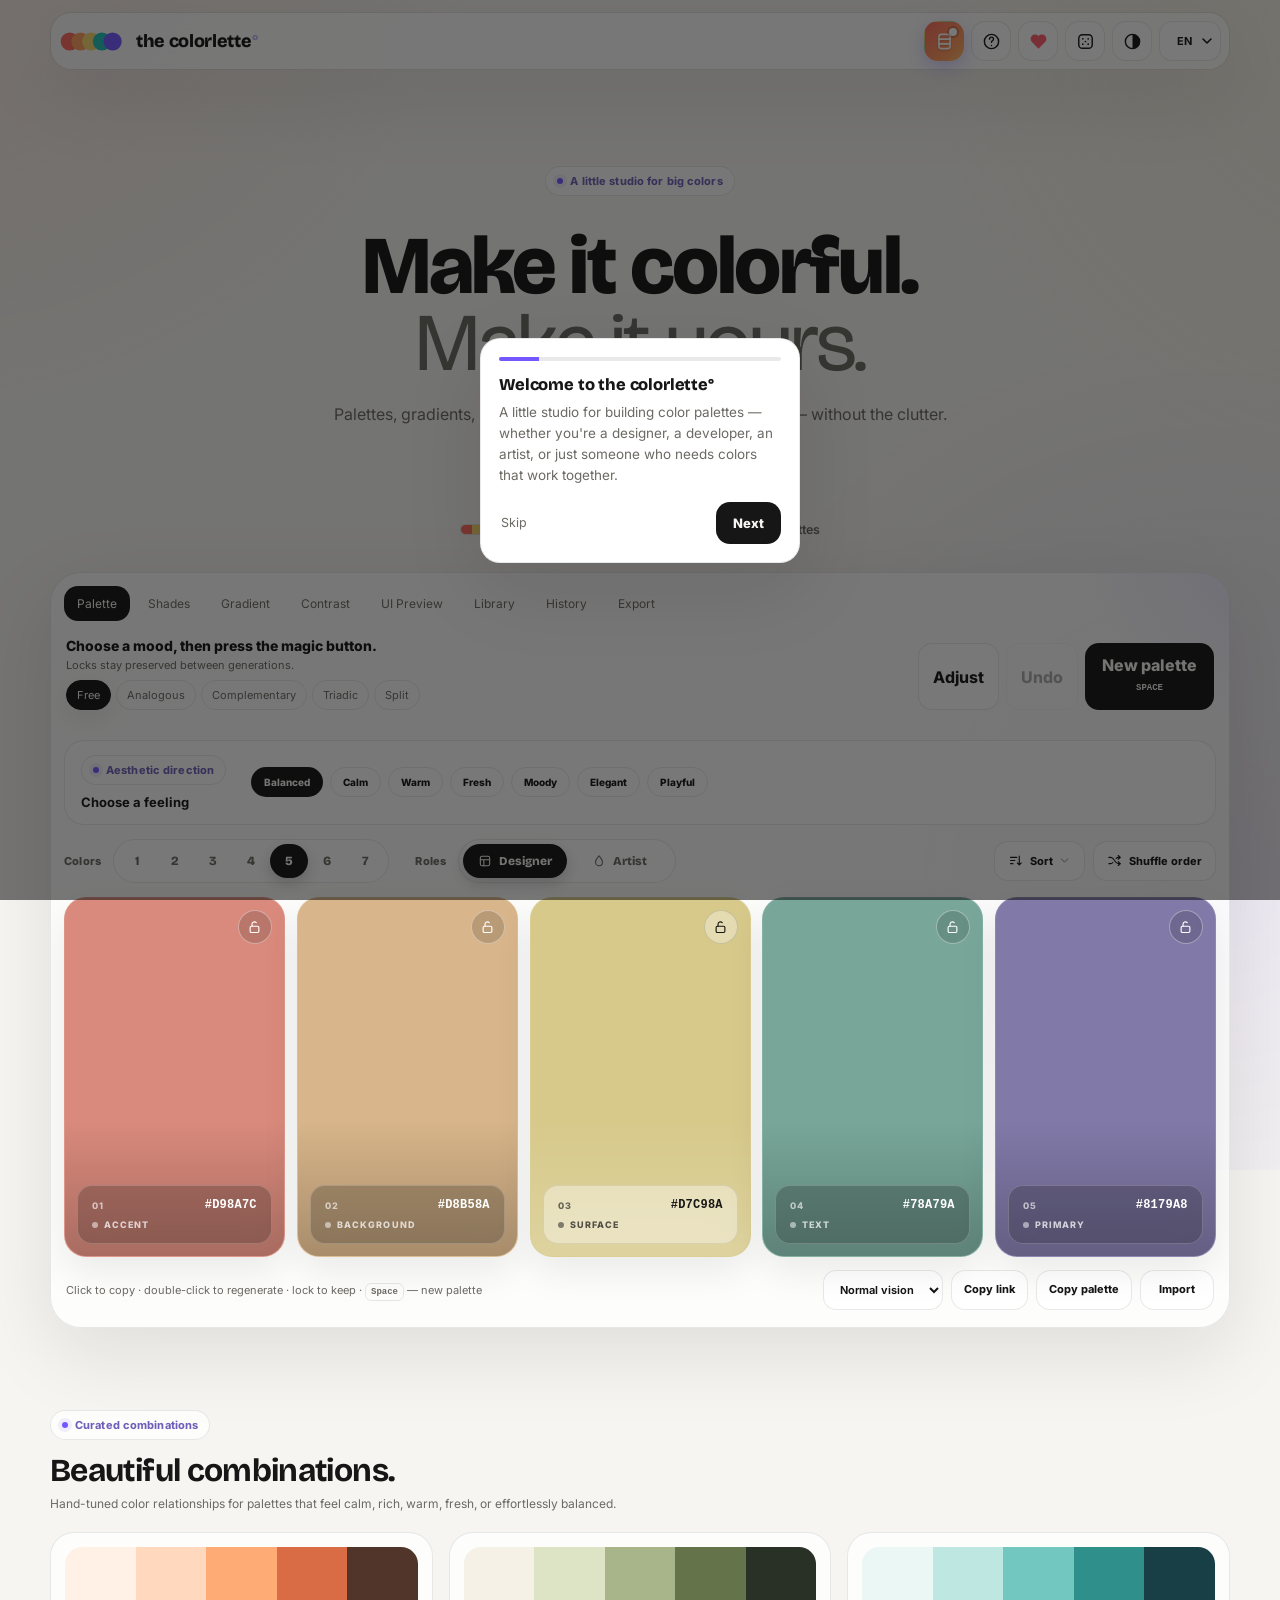
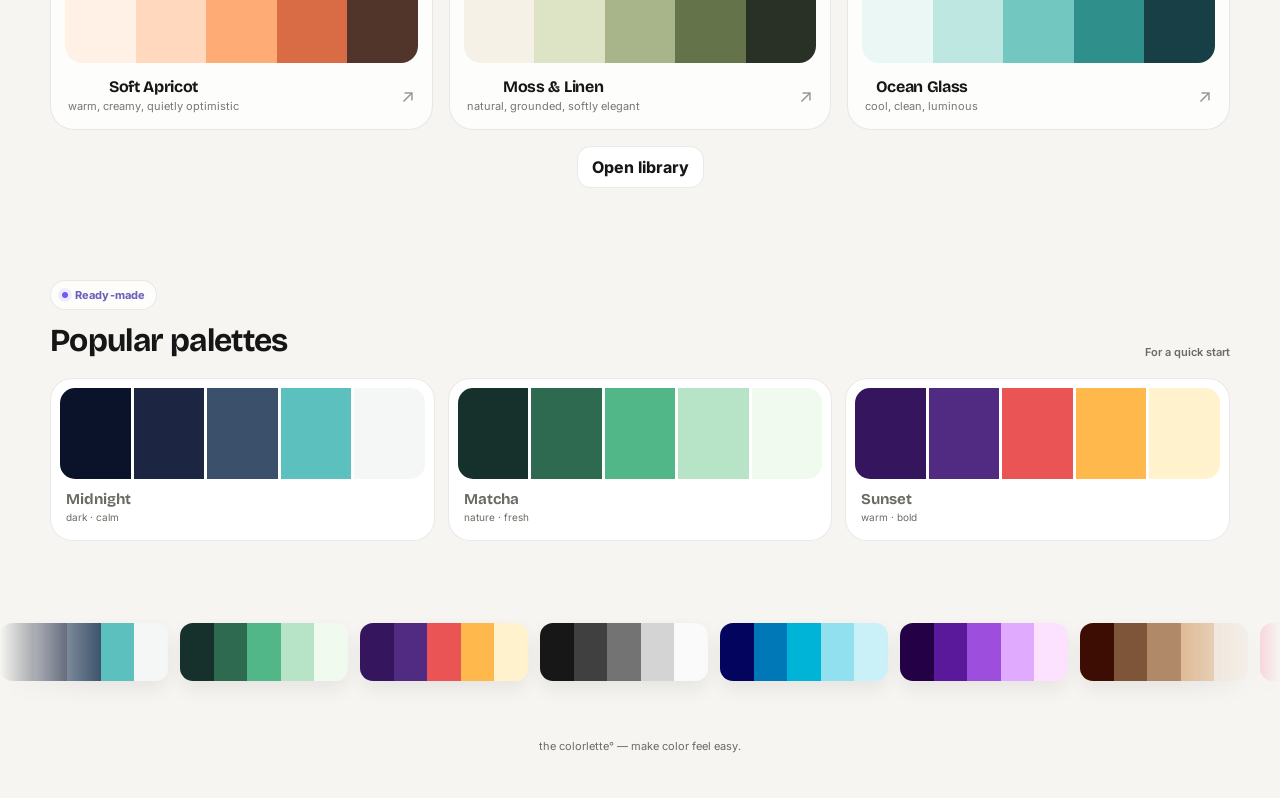
<file: index.html>
<!doctype html>
<html lang="en">
<head>
<meta charset="utf-8">
<meta name="viewport" content="width=device-width,initial-scale=1,minimum-scale=1,maximum-scale=1,user-scalable=no,viewport-fit=cover,interactive-widget=resizes-content">
<meta name="color-scheme" content="light dark">
<meta name="description" content="A playful color studio for generating palettes, shades, gradients, contrast checks, nature-inspired combinations, and ready-to-use exports.">
<meta property="og:title" content="The Colorlette — a playful color studio">
<meta property="og:description" content="Generate palettes, shades and gradients, explore color combinations, and export your colors for your next project.">
<meta property="og:type" content="website">
<meta property="og:image" content="data:image/svg+xml,%3Csvg xmlns='http://www.w3.org/2000/svg' viewBox='0 0 64 64'%3E%3Ccircle cx='12' cy='32' r='10' fill='%23FF6B5E'/%3E%3Ccircle cx='22' cy='32' r='10' fill='%23FF9F5E'/%3E%3Ccircle cx='32' cy='32' r='10' fill='%23F5D76E'/%3E%3Ccircle cx='42' cy='32' r='10' fill='%231FC2B8'/%3E%3Ccircle cx='52' cy='32' r='10' fill='%237457FF'/%3E%3C/svg%3E">
<meta name="twitter:card" content="summary">
<meta name="twitter:title" content="The Colorlette — a playful color studio">
<meta name="twitter:description" content="A playful color studio for palettes, gradients, shades and color exports.">
<meta name="theme-color" content="#f6f5f1" media="(prefers-color-scheme: light)">
<meta name="theme-color" content="#0d0d0f" media="(prefers-color-scheme: dark)">
<meta name="mobile-web-app-capable" content="yes">
<meta name="apple-mobile-web-app-capable" content="yes">
<meta name="apple-mobile-web-app-status-bar-style" content="black-translucent">
<meta name="apple-mobile-web-app-title" content="colorlette">
<link rel="manifest" href="manifest.webmanifest">
<link rel="icon" href="data:image/svg+xml,%3Csvg xmlns='http://www.w3.org/2000/svg' viewBox='0 0 64 64'%3E%3Ccircle cx='12' cy='32' r='10' fill='%23FF6B5E'/%3E%3Ccircle cx='22' cy='32' r='10' fill='%23FF9F5E'/%3E%3Ccircle cx='32' cy='32' r='10' fill='%23F5D76E'/%3E%3Ccircle cx='42' cy='32' r='10' fill='%231FC2B8'/%3E%3Ccircle cx='52' cy='32' r='10' fill='%237457FF'/%3E%3C/svg%3E">
<title>The Colorlette — a playful color studio</title>
<script src="https://telegram.org/js/telegram-web-app.js?64"></script>
<link rel="preconnect" href="https://fonts.googleapis.com">
<link rel="preconnect" href="https://fonts.gstatic.com" crossorigin>
<link href="https://fonts.googleapis.com/css2?family=Bricolage+Grotesque:opsz,wght@12..96,400..800&family=Inter:wght@400;500;600;700;800;900&family=Oswald:wght@500;600;700&family=Montserrat:wght@500;600&display=swap" rel="stylesheet">
<link rel="stylesheet" href="main.css">
<link rel="stylesheet" href="preview.css">
<link rel="stylesheet" href="telegram.css">
<link rel="stylesheet" href="monetization.css?v=4">
<link rel="stylesheet" href="feed.css?v=1">
</head>
<body>
<svg width="0" height="0" style="position:absolute;overflow:hidden" aria-hidden="true">
<defs>
<filter id="cvd-protanopia" color-interpolation-filters="sRGB"><feColorMatrix type="matrix" values="0.567 0.433 0 0 0  0.558 0.442 0 0 0  0 0.242 0.758 0 0  0 0 0 1 0"/></filter>
<filter id="cvd-deuteranopia" color-interpolation-filters="sRGB"><feColorMatrix type="matrix" values="0.625 0.375 0 0 0  0.7 0.3 0 0 0  0 0.3 0.7 0 0  0 0 0 1 0"/></filter>
<filter id="cvd-tritanopia" color-interpolation-filters="sRGB"><feColorMatrix type="matrix" values="0.95 0.05 0 0 0  0 0.433 0.567 0 0  0 0.475 0.525 0 0  0 0 0 1 0"/></filter>
<filter id="cvd-mono" color-interpolation-filters="sRGB"><feColorMatrix type="matrix" values="0.2126 0.7152 0.0722 0 0  0.2126 0.7152 0.0722 0 0  0.2126 0.7152 0.0722 0 0  0 0 0 1 0"/></filter>
</defs>
</svg>
<header>
  <div class="brand" id="brandLogo" role="button" tabindex="0" aria-label="The Colorlette">
    <span class="logo-mark" aria-hidden="true"><svg viewBox="0 0 80 40" fill="none">
      <circle cx="13" cy="20" r="11"/>
      <circle cx="26" cy="20" r="11"/>
      <circle cx="39" cy="20" r="11"/>
      <circle cx="52" cy="20" r="11"/>
      <circle cx="65" cy="20" r="11"/>
    </svg></span>
    <div class="brand-name">the <b>colorlette</b><span>°</span></div>
  </div>
  <div class="actions">
    <button type="button" class="icon-btn feed-btn" id="feedBtn" title="Palette feed" aria-label="Palette feed" data-i18n-title="feedBtnTitle"><svg viewBox="0 0 24 24"><rect x="5" y="3" width="14" height="18" rx="3"/><path d="M5 9h14M5 15h14"/></svg><span class="feed-dot" aria-hidden="true"></span></button>
    <button type="button" class="icon-btn" id="tourBtn" title="Take the tour" aria-label="Take the tour" aria-haspopup="dialog" data-i18n-title="tourBtnTitle"><svg viewBox="0 0 24 24"><circle cx="12" cy="12" r="9"/><path d="M9.5 9a2.5 2.5 0 0 1 5 0c0 1.5-1.7 2-2.2 2.9-.2.35-.3.75-.3 1.2" stroke-linecap="round"/><circle cx="12" cy="17" r=".9" fill="currentColor" stroke="none"/></svg></button>
    <button type="button" class="icon-btn" id="donateBtn" title="Support this project" aria-label="Support this project" aria-haspopup="dialog" data-i18n-title="donateTitle"><svg viewBox="0 0 24 24"><path d="M19 14c1.49-1.46 3-3.21 3-5.5A5.5 5.5 0 0 0 16.5 3c-1.76 0-3 .5-4.5 2-1.5-1.5-2.74-2-4.5-2A5.5 5.5 0 0 0 2 8.5c0 2.3 1.5 4.05 3 5.5l7 7Z"/></svg></button>
    <button type="button" class="icon-btn" id="randomBtn" title="Random mood" aria-label="Random mood" data-i18n-title="iconRandomMood"><svg viewBox="0 0 24 24"><rect x="3.5" y="3.5" width="17" height="17" rx="4.5"/><circle cx="8.6" cy="8.6" r="1.1" fill="currentColor" stroke="none"/><circle cx="15.4" cy="8.6" r="1.1" fill="currentColor" stroke="none"/><circle cx="12" cy="12" r="1.1" fill="currentColor" stroke="none"/><circle cx="8.6" cy="15.4" r="1.1" fill="currentColor" stroke="none"/><circle cx="15.4" cy="15.4" r="1.1" fill="currentColor" stroke="none"/></svg></button>
    <button type="button" class="icon-btn" id="themeBtn" title="Toggle theme" aria-label="Toggle theme" data-i18n-title="iconTheme"><svg viewBox="0 0 24 24"><circle cx="12" cy="12" r="9"/><path d="M12 3a9 9 0 0 1 0 18Z"/></svg></button>
    <select id="langSelect" class="icon-btn lang-select" aria-label="Language" title="Language" data-i18n-title="ariaLanguage">
       <option value="en">EN</option>
       <option value="ru">RU</option>
     </select>
  </div>
</header>

<main class="container">
<section class="hero">
  <div class="eyebrow" data-i18n="heroEyebrow">A little studio for big colors</div>
  <h1><span data-i18n="heroLine1">Make it colorful.</span><br><span class="soft" data-i18n="heroLine2">Make it yours.</span></h1>
  <p data-i18n="heroP">Palettes, gradients, shades and nature-inspired combinations — without the clutter.</p>
  <div class="feed-cta-wrap">
    <button type="button" class="primary feed-cta" id="feedCta"><svg viewBox="0 0 24 24"><rect x="5" y="3" width="14" height="18" rx="3"/><path d="M5 9h14M5 15h14"/></svg><span data-i18n="feedCta">Swipe palettes</span></button>
    <div class="feed-cta-hint"><span class="feed-cta-strip"><span style="background:#FF6B5E"></span><span style="background:#F5D76E"></span><span style="background:#1FC2B8"></span><span style="background:#7457FF"></span></span><span data-i18n="feedCtaHint">An endless, swipeable feed of ready-made palettes</span></div>
  </div>
</section>

<section class="panel glass">
<div class="tabs" role="tablist" aria-label="Tools" data-i18n-aria="tabsLabel">
  <button type="button" class="tab active" role="tab" id="tab-generator" aria-controls="generator" aria-selected="true" tabindex="0" data-view="generator" data-i18n="tabPalette">Palette</button>
  <button type="button" class="tab" role="tab" id="tab-shades" aria-controls="shades" aria-selected="false" tabindex="-1" data-view="shades" data-i18n="tabShades">Shades</button>
  <button type="button" class="tab" role="tab" id="tab-gradient" aria-controls="gradient" aria-selected="false" tabindex="-1" data-view="gradient" data-i18n="tabGradient">Gradient</button>
  <button type="button" class="tab" role="tab" id="tab-contrast" aria-controls="contrast" aria-selected="false" tabindex="-1" data-view="contrast" data-i18n="tabContrast">Contrast</button>
  <button type="button" class="tab" role="tab" id="tab-preview" aria-controls="preview" aria-selected="false" tabindex="-1" data-view="preview" data-i18n="tabPreview">UI Preview</button>
  <button type="button" class="tab" role="tab" id="tab-nature" aria-controls="nature" aria-selected="false" tabindex="-1" data-view="nature" data-i18n="tabLibrary">Library</button>
  <button type="button" class="tab" role="tab" id="tab-history" aria-controls="history" aria-selected="false" tabindex="-1" data-view="history" data-i18n="tabHistory">History</button>
  <button type="button" class="tab" role="tab" id="tab-export" aria-controls="export" aria-selected="false" tabindex="-1" data-view="export" data-i18n="tabExport">Export</button>
</div>

<div class="view show" id="generator" role="tabpanel" aria-labelledby="tab-generator">
  <div class="generator-top">
    <div>
      <div class="generator-title" data-i18n="genTitle">Choose a mood, then press the magic button.</div>
      <div class="generator-sub" data-i18n="genSub">Locks stay preserved between generations.</div>
      <div class="mode-pills">
        <button type="button" class="mode active" data-mode="free" data-i18n="modeFree">Free</button>
        <button type="button" class="mode" data-mode="analogous" data-i18n="modeAnalogous">Analogous</button>
        <button type="button" class="mode" data-mode="complementary" data-i18n="modeComplementary">Complementary</button>
        <button type="button" class="mode" data-mode="triadic" data-i18n="modeTriadic">Triadic</button>
        <button type="button" class="mode" data-mode="split" data-i18n="modeSplit">Split</button>
      </div>
    </div>
    <div class="generator-actions">
      <button type="button" class="secondary" id="adjustBtn" data-i18n="adjustBtn">Adjust</button>
      <button type="button" class="secondary" id="undoBtn" disabled data-i18n="undoBtn">Undo</button>
      <button type="button" class="primary" id="generateBtn"><span data-i18n="generateBtn">New palette</span> <span class="kbd">SPACE</span></button>
    </div>
  </div>
  <div class="adjust-panel" id="adjustPanel">
    <div class="adjust-panel-head">
      <div class="adjust-panel-title" data-i18n="adjustPanelTitle">Adjust palette</div>
      <button type="button" class="icon-btn adjust-x" id="adjustClose" title="Cancel" data-i18n-title="adjustCancelBtn" aria-label="Cancel">✕</button>
    </div>
    <div class="adjust-preview" id="adjustPreview"></div>
    <div class="adjust-row">
      <div class="adjust-field">
        <div class="adjust-field-top"><span data-i18n="adjustHueLabel">Hue</span><b id="adjustHueVal">0°</b></div>
        <div class="slider-wrap"><span class="slider-zero"></span><input type="range" id="adjustHue" class="s-hue" min="-180" max="180" value="0" step="1" aria-label="Hue shift" data-i18n-aria="adjustHueLabel"></div>
      </div>
      <div class="adjust-field">
        <div class="adjust-field-top"><span data-i18n="adjustSatLabel">Saturation</span><b id="adjustSatVal">0%</b></div>
        <div class="slider-wrap"><span class="slider-zero"></span><input type="range" id="adjustSat" class="s-sat" min="-50" max="50" value="0" step="1" aria-label="Saturation shift" data-i18n-aria="adjustSatLabel"></div>
      </div>
      <div class="adjust-field">
        <div class="adjust-field-top"><span data-i18n="adjustLightLabel">Lightness</span><b id="adjustLightVal">0%</b></div>
        <div class="slider-wrap"><span class="slider-zero"></span><input type="range" id="adjustLight" class="s-light" min="-50" max="50" value="0" step="1" aria-label="Lightness shift" data-i18n-aria="adjustLightLabel"></div>
      </div>
    </div>
    <div class="adjust-footer">
      <span class="mini" data-i18n="adjustHint">Shifts every color together, keeping their relationship. Locked colors stay fixed.</span>
      <div class="field-row">
        <button type="button" class="secondary" id="adjustReset" data-i18n="adjustResetBtn">Reset</button>
        <button type="button" class="primary" id="adjustDone" data-i18n="adjustApplyBtn">Done</button>
      </div>
    </div>
  </div>
  <div class="smart-controls"><div class="smart-label"><span class="eyebrow" data-i18n="aestheticDirection">Aesthetic direction</span><strong data-i18n="chooseFeeling">Choose a feeling</strong></div><div class="mood-grid" id="moodGrid"><button class="mood active" data-mood="balanced" type="button" data-i18n="moodBalanced">Balanced</button><button class="mood" data-mood="calm" type="button" data-i18n="moodCalm">Calm</button><button class="mood" data-mood="warm" type="button" data-i18n="moodWarm">Warm</button><button class="mood" data-mood="fresh" type="button" data-i18n="moodFresh">Fresh</button><button class="mood" data-mood="moody" type="button" data-i18n="moodMoody">Moody</button><button class="mood" data-mood="elegant" type="button" data-i18n="moodElegant">Elegant</button><button class="mood" data-mood="playful" type="button" data-i18n="moodPlayful">Playful</button></div></div>
<div class="palette-toolbar">
  <div class="toolbar-left">
  <div class="count-block">
    <span class="count-label" id="countLabel" data-i18n="colorCountLabel">Colors</span>
    <div class="count-seg" id="colorCount" role="radiogroup" aria-labelledby="countLabel"><button type="button" role="radio" aria-checked="false" data-n="1" tabindex="-1">1</button><button type="button" role="radio" aria-checked="false" data-n="2" tabindex="-1">2</button><button type="button" role="radio" aria-checked="false" data-n="3" tabindex="-1">3</button><button type="button" role="radio" aria-checked="false" data-n="4" tabindex="-1">4</button><button type="button" role="radio" aria-checked="true" data-n="5" tabindex="0">5</button><button type="button" role="radio" aria-checked="false" data-n="6" tabindex="-1">6</button><button type="button" role="radio" aria-checked="false" data-n="7" tabindex="-1">7</button></div>
  </div>
  <div class="count-block role-block">
    <span class="count-label" id="roleLabel" data-i18n="roleModeLabel">Roles</span>
    <div class="count-seg role-seg" id="roleMode" role="radiogroup" aria-labelledby="roleLabel">
      <button type="button" role="radio" aria-checked="true" data-mode="designer" tabindex="0"><svg viewBox="0 0 24 24" aria-hidden="true"><rect x="4" y="4" width="16" height="16" rx="3"/><path d="M4 10h16M10 10v10"/></svg><span data-i18n="roleModeDesigner">Designer</span></button>
      <button type="button" role="radio" aria-checked="false" data-mode="artist" tabindex="-1"><svg viewBox="0 0 24 24" aria-hidden="true"><path d="M12 3c3 4 6 7 6 11a6 6 0 0 1-12 0c0-4 3-7 6-11z"/></svg><span data-i18n="roleModeArtist">Artist</span></button>
    </div>
  </div>
  </div>
  <div class="order-tools">
    <div class="sort-wrap" id="sortWrap">
      <button type="button" class="secondary" id="sortBtn" aria-haspopup="menu" aria-expanded="false" aria-controls="sortMenu"><svg viewBox="0 0 24 24" aria-hidden="true"><path d="M4 7h10M4 12h7M4 17h4"/><path d="M18 5v14m0 0-3-3m3 3 3-3"/></svg><span data-i18n="sortMenuBtn">Sort</span><svg class="caret" viewBox="0 0 24 24" aria-hidden="true"><path d="m6 9 6 6 6-6"/></svg></button>
      <div class="sort-menu" id="sortMenu" role="menu" aria-labelledby="sortBtn" hidden>
        <button type="button" role="menuitem" data-sort="light"><span class="si"><svg viewBox="0 0 24 24" aria-hidden="true"><circle cx="12" cy="12" r="4"/><path d="M12 3v2M12 19v2M3 12h2M19 12h2M5.6 5.6l1.4 1.4M17 17l1.4 1.4M5.6 18.4 7 17M17 7l1.4-1.4"/></svg></span><span class="st"><b data-i18n="sortOptLight">Lightness</b><small data-i18n="sortHintLight">light → dark</small></span><i class="sd" aria-hidden="true"></i></button>
        <button type="button" role="menuitem" data-sort="hue"><span class="si"><svg viewBox="0 0 24 24" aria-hidden="true"><circle cx="12" cy="12" r="8"/><circle cx="12" cy="12" r="2.5"/></svg></span><span class="st"><b data-i18n="sortOptHue">Hue</b><small data-i18n="sortHintHue">around the color wheel</small></span><i class="sd" aria-hidden="true"></i></button>
        <button type="button" role="menuitem" data-sort="sat"><span class="si"><svg viewBox="0 0 24 24" aria-hidden="true"><path d="M12 3l2.2 5.6L20 9.3l-4.4 3.9L17 19l-5-3-5 3 1.4-5.8L4 9.3l5.8-.7z"/></svg></span><span class="st"><b data-i18n="sortOptSat">Saturation</b><small data-i18n="sortHintSat">vivid → muted</small></span><i class="sd" aria-hidden="true"></i></button>
        <button type="button" role="menuitem" data-sort="temp"><span class="si"><svg viewBox="0 0 24 24" aria-hidden="true"><path d="M10 14.5V5a2 2 0 0 1 4 0v9.5a4 4 0 1 1-4 0z"/></svg></span><span class="st"><b data-i18n="sortOptTemp">Temperature</b><small data-i18n="sortHintTemp">warm → cool</small></span><i class="sd" aria-hidden="true"></i></button>
        <div class="sort-tip" data-i18n="sortMenuTip">Pick again to reverse</div>
      </div>
    </div>
    <button type="button" class="secondary" id="shuffleBtn"><svg viewBox="0 0 24 24" aria-hidden="true"><path d="M3 7h3c3 0 4 2 6 5s3 5 6 5h3"/><path d="M3 17h3c1.5 0 2.5-.7 3.4-1.8M14.6 8.8C15.5 7.7 16.6 7 18 7h3"/><path d="m18 4 3 3-3 3M18 14l3 3-3 3"/></svg><span data-i18n="shuffleBtn">Shuffle order</span></button>
  </div>
</div>
<div id="palette"></div>
  <div class="controls">
    <span class="hint" data-i18n-html="hintText">Click to copy · double-click to regenerate · lock to keep · <span class="kbd">Space</span> — new palette</span>
    <div class="field-row">
      <select id="cvdMode" aria-label="Color-blind preview" data-i18n-title="cvdLabel">
        <option value="normal" data-i18n="cvdNormal">Normal vision</option>
        <option value="protanopia" data-i18n="cvdProtanopia">Protanopia</option>
        <option value="deuteranopia" data-i18n="cvdDeuteranopia">Deuteranopia</option>
        <option value="tritanopia" data-i18n="cvdTritanopia">Tritanopia</option>
      </select>
      <button type="button" class="secondary" id="copyLinkBtn" data-i18n="copyLinkBtn">Copy link</button>
      <button type="button" class="secondary" id="copyPaletteBtn" data-i18n="copyPaletteBtn">Copy palette</button>
      <button type="button" class="secondary" id="parseBtn" data-i18n="parseBtn">Import</button>
    </div>
  </div>
  <div class="parse-panel" id="parsePanel">
    <div class="adjust-panel-head">
      <div class="adjust-panel-title" id="parsePanelTitle" data-i18n="parsePanelTitle">Import a palette from text</div>
      <button type="button" class="icon-btn adjust-x" id="parseClose" title="Close" data-i18n-title="closeBtn" aria-label="Close">✕</button>
    </div>
    <div class="parse-subtabs" role="tablist">
      <button type="button" class="parse-subtab active" id="parseTabPhoto" role="tab" aria-controls="parseSourcePhoto" aria-selected="true" data-i18n="tabFromPhoto">From photo</button>
      <button type="button" class="parse-subtab" id="parseTabText" role="tab" aria-controls="parseSourceText" aria-selected="false" data-i18n="tabFromText">From text</button>
    </div>
    <div class="parse-source parse-source-text" id="parseSourceText" role="tabpanel" aria-labelledby="parseTabText">
      <textarea id="parseInput" class="parse-textarea" rows="3" data-i18n-placeholder="parsePlaceholder" placeholder="Paste any text, CSS, JSON, or a coolors-style URL — anything with HEX colors in it…"></textarea>
      <div class="parse-results" id="parseResults"><div class="parse-empty" data-i18n="parseEmpty">Colors found in your text will show up here.</div></div>
    </div>
    <div class="parse-source parse-source-photo active" id="parseSourcePhoto" role="tabpanel" aria-labelledby="parseTabPhoto">
      <div class="image-drop" id="imageDrop" tabindex="0" role="button" data-i18n-aria="photoDropTitle" aria-label="Upload a photo">
        <input type="file" id="imageInput" accept="image/png,image/jpeg,image/webp" hidden>
        <div class="image-drop-icon"><svg viewBox="0 0 24 24" width="20" height="20" fill="none" stroke="currentColor" stroke-width="1.8" stroke-linecap="round" stroke-linejoin="round"><rect x="3" y="3" width="18" height="18" rx="3"></rect><circle cx="9" cy="9" r="1.6"></circle><path d="M21 15l-5-5L5 21"></path></svg></div>
        <div class="image-drop-title" data-i18n="photoDropTitle">Drop a photo here</div>
        <div class="image-drop-sub" data-i18n="photoDropSub">or click to choose · JPG, PNG, WebP</div>
      </div>
      <div class="image-preview" id="imagePreview">
        <div class="image-preview-thumb">
          <img id="imagePreviewImg" alt="">
          <button type="button" class="icon-btn image-remove" id="imageRemove" data-i18n-title="photoRemoveLabel" aria-label="Remove photo">✕</button>
        </div>
        <div class="parse-results" id="photoResults"></div>
      </div>
      <div class="mini image-privacy" data-i18n="photoPrivacyNote">We only look at colors — your photo never leaves this browser tab.</div>
    </div>
    <div class="adjust-footer">
      <span class="mini" id="parseHintText" data-i18n="parseHint">Tap up to 5 to build a palette. Fewer than 5 picked? The rest are filled in to match.</span>
      <div class="field-row">
        <button type="button" class="secondary" id="parseClear" data-i18n="parseClearBtn">Clear</button>
        <button type="button" class="primary" id="parseUse" disabled data-i18n="parseUseBtn">Use palette</button>
      </div>
    </div>
  </div>
</div>

<div class="view" id="shades" role="tabpanel" aria-labelledby="tab-shades">
  <div class="contrast-picker glass shade-pick">
    <div class="cp-row">
      <span class="cp-label" data-i18n="shadesBaseLabel">From your palette</span>
      <div class="cp-swatches" id="shadeSwatches"></div>
    </div>
  </div>
  <div class="tools-row"><div class="field-row"><label class="color-input"><span class="dot" id="shadeDot"></span><input id="shadeInput" value="#7457FF" maxlength="7" aria-label="Color for shades" data-i18n-aria="ariaShadeColor"></label><button type="button" id="makeShades" data-i18n="generateShadesBtn">Generate shades</button></div><span class="mini" data-i18n="shadesCaption">11 steps from whisper-light to deep</span></div>
  <div class="shades" id="shadesOut"></div>
  <div class="export-card shade-export">
    <div class="shade-export-bar">
      <div>
        <div class="shade-export-title" data-i18n="shadesExportTitle">Export the scale</div>
        <div class="mini" data-i18n="shadesExportSub">Steps 50–950, ready for your code or Figma.</div>
      </div>
      <div class="field-row">
        <select id="shadesFormat" aria-label="Shades export format" data-i18n-aria="shadesFormatLabel">
          <option value="css" data-i18n="fmtCss">CSS variables</option>
          <option value="tailwind" data-i18n="shadesFmtTailwind">Tailwind scale</option>
          <option value="figma" data-i18n="fmtFigma">Figma Tokens (JSON)</option>
        </select>
        <button type="button" class="primary" id="copyShades" data-i18n="copyShadesBtn">Copy scale</button>
      </div>
    </div>
    <pre id="shadesCode"></pre>
  </div>
</div>

<div class="view" id="gradient" role="tabpanel" aria-labelledby="tab-gradient">
  <div class="gradient-picker glass">
    <div class="gp-stops" id="gradStops"></div>
    <div class="gp-addrow">
      <button type="button" class="gp-add" id="addGradStop" data-i18n="addGradStopBtn">+ Add color</button>
      <span class="mini" data-i18n="gradStopsHint">2–5 colors</span>
    </div>
    <div class="gp-controlsrow">
      <div class="gp-types" id="gradTypeTabs">
        <button type="button" class="gp-type active" data-type="linear" data-i18n="gradTypeLinear">Linear</button>
        <button type="button" class="gp-type" data-type="radial" data-i18n="gradTypeRadial">Radial</button>
        <button type="button" class="gp-type" data-type="conic" data-i18n="gradTypeConic">Conic</button>
      </div>
      <div class="gp-dial" id="gradDialWrap">
        <div class="gp-dial-face" id="gradDial" tabindex="0" role="slider" aria-valuemin="0" aria-valuemax="359" aria-label="Gradient angle" data-i18n-aria="ariaGradAngle">
          <div class="gp-dial-rot" id="gradDialRot"><div class="gp-dial-handle"></div></div>
        </div>
        <b id="gradientAngle">135°</b>
      </div>
    </div>
  </div>
  <div class="gradient-box" id="gradientOut"><div class="gradient-label"><span data-i18n="liveGradientLabel">Live gradient</span><button type="button" class="gp-swap" id="swapGradient" title="Reverse" data-i18n-title="swapTitle">⇄</button></div></div>
  <div class="code"><span id="gradientCode"></span><button type="button" id="copyCss" data-i18n="copyCssBtn">Copy CSS</button></div>
</div>

<div class="view" id="contrast" role="tabpanel" aria-labelledby="tab-contrast">
  <div class="contrast-picker glass">
    <div class="cp-row">
      <span class="cp-label" data-i18n="contrastTextLabel">Text</span>
      <div class="cp-swatches" id="fgSwatches" data-target="fg"></div>
      <input id="fg" value="#171717" maxlength="7" aria-label="Text color" data-i18n-aria="contrastTextLabel">
    </div>
    <div class="cp-row">
      <span class="cp-label" data-i18n="bgLabel">Background</span>
      <div class="cp-swatches" id="bgSwatches" data-target="bg"></div>
      <input id="bg" value="#FFFFFF" maxlength="7" aria-label="Background color" data-i18n-aria="bgLabel">
    </div>
    <div class="cp-foot">
      <span class="mini" data-i18n="contrastPickHint">Tap a palette color to use it, or type any hex code</span>
      <div class="cp-btns"><button type="button" class="secondary" id="fixContrast" data-i18n="fixContrastBtn">Fix contrast</button><button type="button" id="checkContrast" data-i18n="checkBtn">Check</button></div>
    </div>
    <div class="cp-diff" id="contrastDiff" hidden aria-live="polite"></div>
  </div>
  <div class="contrast">
    <div class="contrast-card" id="contrastPreview"><strong>Aa</strong><span data-i18n="sampleText">Sample text</span></div>
    <div class="contrast-card" aria-live="polite" aria-atomic="true"><strong id="ratio">—</strong><span id="rating" data-i18n="enterColors">Enter colors</span><div class="badges" id="contrastBadges"></div></div>
  </div>
  <div class="contrast-matrix glass">
    <div class="cm-head">
      <span class="mini" data-i18n="matrixCaption">Every pair in your palette, compared</span>
      <span class="mini cm-tap-hint" data-i18n="matrixTapHint">Tap a cell to load that pair above</span>
    </div>
    <div class="cm-grid" id="contrastMatrix"></div>
    <div class="cm-best-note" id="cmBestNote" hidden></div>
    <div class="cm-legend">
      <span><i class="cm-aaa"></i><span data-i18n="ratingAAA">AAA · excellent</span></span>
      <span><i class="cm-aa"></i><span data-i18n="ratingAA">AA · normal text</span></span>
      <span><i class="cm-aal"></i><span data-i18n="ratingAALarge">AA Large · large text</span></span>
      <span><i class="cm-fail"></i><span data-i18n="ratingInsufficient">Insufficient contrast</span></span>
    </div>
  </div>
</div>

<div class="view" id="preview" role="tabpanel" aria-labelledby="tab-preview">
  <div class="pv-tools">
    <div class="pv-layouts" id="pvLayouts" role="radiogroup" aria-label="Layout" data-i18n-aria="pvAriaLayout">
      <button type="button" class="pv-chip" role="radio" aria-checked="true" data-v="landing" data-i18n="pvLayoutLanding">Landing</button>
      <button type="button" class="pv-chip" role="radio" aria-checked="false" data-v="dash" data-i18n="pvLayoutDash">Dashboard</button>
      <button type="button" class="pv-chip" role="radio" aria-checked="false" data-v="app" data-i18n="pvLayoutApp">Mobile app</button>
      <button type="button" class="pv-chip" role="radio" aria-checked="false" data-v="login" data-i18n="pvLayoutLogin">Sign in</button>
      <button type="button" class="pv-chip" role="radio" aria-checked="false" data-v="shop" data-i18n="pvLayoutShop">Shop</button>
      <button type="button" class="pv-chip" role="radio" aria-checked="false" data-v="blog" data-i18n="pvLayoutBlog">Blog</button>
      <button type="button" class="pv-chip" role="radio" aria-checked="false" data-v="kit" data-i18n="pvLayoutKit">UI kit</button>
    </div>
  </div>
  <div class="pv-tools">
    <div class="pv-grp">
    <div class="count-seg pv-seg two" id="pvTheme" style="--sel:0" role="radiogroup" aria-label="Preview theme" data-i18n-aria="pvAriaTheme">
      <button type="button" role="radio" aria-checked="true" data-v="light" data-i18n="pvThemeLight">Light</button>
      <button type="button" role="radio" aria-checked="false" data-v="dark" data-i18n="pvThemeDark">Dark</button>
    </div>
    <div class="count-seg pv-seg three" id="pvDevice" style="--sel:0" role="radiogroup" aria-label="Device width" data-i18n-aria="pvAriaDevice">
      <button type="button" role="radio" aria-checked="true" data-v="desktop" data-i18n="pvDevDesktop">Desktop</button>
      <button type="button" role="radio" aria-checked="false" data-v="tablet" data-i18n="pvDevTablet">Tablet</button>
      <button type="button" role="radio" aria-checked="false" data-v="mobile" data-i18n="pvDevMobile">Mobile</button>
    </div>
    <select id="pvCvd" aria-label="Color-blind preview" data-i18n-title="cvdLabel">
      <option value="normal" data-i18n="cvdNormal">Normal vision</option>
      <option value="protanopia" data-i18n="cvdProtanopia">Protanopia</option>
      <option value="deuteranopia" data-i18n="cvdDeuteranopia">Deuteranopia</option>
      <option value="tritanopia" data-i18n="cvdTritanopia">Tritanopia</option>
      <option value="mono" data-i18n="pvCvdMono">Grayscale</option>
    </select>
    </div>
    <div class="pv-grp end">
    <button type="button" class="secondary" id="pvContrastBtn" aria-pressed="true" data-i18n="pvContrastToggle">Contrast badges</button>
    <button type="button" class="secondary" id="pvShuffleBtn" data-i18n="pvShuffle">Shuffle roles</button>
    <button type="button" class="secondary" id="pvResetBtn" data-i18n="pvReset">Reset roles</button>
    </div>
  </div>
  <p class="pv-hint" data-i18n="pvEditHint">Click any element to change its color.</p>
  <div class="pv-roles" id="pvRoles"></div>
  <div class="pv-stage" id="pvStage"><div class="pv-frame" id="pvFrame"></div></div>
  <div class="pv-issues" id="pvIssues" aria-live="polite"></div>
  <div class="pv-actions">
    <button type="button" class="secondary" id="pvCopyCss" data-i18n="pvCopyCss">Copy CSS</button>
    <button type="button" class="secondary" id="pvCopyHtml" data-i18n="pvCopyHtml">Copy HTML</button>
    <button type="button" class="secondary" id="pvPngBtn" data-i18n="pvDownloadPng">Download PNG</button>
    <button type="button" class="secondary" id="pvCopyLink" data-i18n="copyLinkBtn">Copy link</button>
  </div>
</div>

<div class="view" id="nature" role="tabpanel" aria-labelledby="tab-nature">
  <div class="nature-intro"><div><div class="eyebrow" id="libEyebrow" data-i18n="libEyebrow">A little library of color</div><h2 id="libH2" data-i18n-html="libH2">Palettes worth<br>stealing.</h2><p id="libP" data-i18n="libP">Real-world scenes, hand-tuned combinations, and ready-made favorites — filter by mood, or browse it all.</p></div><span class="mini" id="libCaption" data-i18n="libCaption">palettes · curated</span></div>
  <div class="lib-filter" id="libFilter" role="radiogroup" aria-label="Category" data-i18n-aria="libFilterAria">
    <button type="button" class="lib-chip" role="radio" aria-checked="true" data-cat="all" data-i18n="libFilterAll">All</button>
    <button type="button" class="lib-chip" role="radio" aria-checked="false" data-cat="nature" data-i18n="libFilterNature">Nature</button>
    <button type="button" class="lib-chip" role="radio" aria-checked="false" data-cat="beautiful" data-i18n="libFilterBeautiful">Beautiful</button>
    <button type="button" class="lib-chip" role="radio" aria-checked="false" data-cat="popular" data-i18n="libFilterPopular">Popular</button>
    <button type="button" class="lib-chip" role="radio" aria-checked="false" data-cat="favorites" data-i18n="libFilterFavorites">Favorites</button>
  </div>
  <div class="lib-toolbar">
    <div class="lib-notice" id="libNotice"><svg viewBox="0 0 24 24" width="14" height="14" fill="none" stroke="currentColor" stroke-width="2" stroke-linecap="round" stroke-linejoin="round"><path d="M12 9v4M12 17h.01"/><circle cx="12" cy="12" r="9"/></svg><span data-i18n="libClickNotice">Tapping a palette replaces the one you're working on (you can undo it).</span></div>
    <select class="lib-sort" id="libSort" data-i18n-aria="libSortAria" aria-label="Sort">
      <option value="default" data-i18n="libSortDefault">Curated order</option>
      <option value="warm" data-i18n="libSortWarm">Warm → cool</option>
      <option value="cool" data-i18n="libSortCool">Cool → warm</option>
      <option value="alpha" data-i18n="libSortAlpha">A → Z</option>
      <option value="shuffle" data-i18n="libSortShuffle">Shuffle</option>
    </select>
  </div>
  <div class="lib-grid" id="libraryGrid"></div>
</div>

<div class="view" id="history" role="tabpanel" aria-labelledby="tab-history">
  <div class="history-toolbar"><span class="mini" data-i18n="historyCaption">Last 12 palettes</span><button type="button" class="secondary" id="clearHistory" data-i18n="clearBtn">Clear</button></div>
  <div id="historyContent"></div>
</div>

<div class="view" id="export" role="tabpanel" aria-labelledby="tab-export">
  <div class="export-head">
    <div>
      <div class="generator-title" data-i18n="exportTitle">Take your colors with you.</div>
      <div class="generator-sub" data-i18n="exportSub">Copy a ready-to-use token set for your next project.</div>
    </div>
    <div class="field-row">
      <select id="exportFormat" aria-label="Export format" data-i18n-aria="ariaExportFormat">
        <option value="css" data-i18n="fmtCss">CSS variables</option>
        <option value="json" data-i18n="fmtJson">JSON</option>
        <option value="tailwind" data-i18n="fmtTailwind">Tailwind theme</option>
        <option value="list" data-i18n="fmtList">HEX list</option>
        <option value="android" data-i18n="fmtAndroid">Android (colors.xml)</option>
        <option value="swiftui" data-i18n="fmtSwiftUI">iOS / SwiftUI</option>
        <option value="figma" data-i18n="fmtFigma">Figma Tokens (JSON)</option>
      </select>
      <button type="button" class="primary" id="copyExport" data-i18n="copyExportBtn">Copy export</button>
    </div>
  </div>
  
  <div class="artist-export">
    <div class="artist-export-head">
      <div>
        <div class="eyebrow" data-i18n="forArtists">For artists</div>
        <h3 id="artistTitle" data-i18n="artistH3">Make a palette board.</h3>
        <p id="artistDesc" data-i18n="artistP">Download your palette as a polished PNG collage, ready for a moodboard, reference sheet, or painting setup.</p>
      </div>
      <div class="artist-actions">
        <select id="artistLayout" aria-label="Palette board layout" data-i18n-aria="ariaBoardLayout">
          <option value="wide" data-i18n="layoutWide">Wide board</option>
          <option value="square" data-i18n="layoutSquare">Square board</option>
          <option value="portrait" data-i18n="layoutPortrait">Portrait board</option>
        </select>
        <button class="primary" id="downloadPng" type="button" data-pro data-i18n="downloadPngBtn">Download PNG</button>
      </div>
    </div>
    <div class="export-kind-switch" id="exportKindSwitch" role="radiogroup" aria-label="Export type" data-i18n-aria="exportKindLabel">
      <button type="button" class="export-kind active" role="radio" aria-checked="true" data-kind="palette" data-i18n="tabPalette">Palette</button>
      <button type="button" class="export-kind" role="radio" aria-checked="false" data-kind="gradient" data-i18n="tabGradient">Gradient</button>
      <button type="button" class="export-kind" role="radio" aria-checked="false" data-kind="shades" data-i18n="tabShades">Shades</button>
    </div>
    <div class="artist-preview-wrap">
      <canvas id="paletteCanvas" width="1600" height="1000" aria-label="Palette PNG preview" data-i18n-aria="pngTitle"></canvas>
    </div>
    <div class="artist-options">
      <label id="artistBgWrap"><span data-i18n="bgLabel">Background</span> <select id="artistBg" aria-label="Board background" style="margin-left:6px" data-i18n-aria="ariaBoardBg">
        <option value="white" data-i18n="bgWhite">White</option>
        <option value="black" data-i18n="bgBlack">Black</option>
        <option value="transparent" data-i18n="bgTransparent">Transparent</option>
      </select></label>
      <label id="showNameWrap"><input id="showNameOnPng" type="checkbox" checked> <span data-i18n="showNameLabel">Palette name</span></label>
      <label id="showHexWrap"><input id="showHexOnPng" type="checkbox" checked> <span data-i18n="showHexLabel">HEX codes</span></label>
      <label id="showRolesWrap"><input id="showRolesOnPng" type="checkbox" checked> <span data-i18n="showRolesLabel">Color roles</span></label>
      <label><input id="showLogoOnPng" type="checkbox" checked> the colorlette°</label>
      <label id="textFreeWrap"><input id="textFreeOnPng" type="checkbox"> <span data-i18n="textFreeLabel">No text</span></label>
    </div>
  </div>

  <div class="app-export">
    <div class="eyebrow" data-i18n="forDesignApps">For design apps</div>
    <h3 data-i18n="appExportH3">Bring it into your favorite app.</h3>
    <p class="app-export-note" data-i18n="appExportNote">Native swatch files — open them straight in the app, no retyping hex codes.</p>
    <div class="app-export-grid">
      <button type="button" class="app-export-btn" id="downloadAseBtn" data-pro>
        <span class="app-export-name">Adobe ASE</span>
        <span class="app-export-sub" data-i18n="aseSub">Photoshop · Illustrator · InDesign · Affinity</span>
      </button>
      <button type="button" class="app-export-btn" id="downloadGplBtn" data-pro>
        <span class="app-export-name">GIMP (.gpl)</span>
        <span class="app-export-sub" data-i18n="gplSub">GIMP · Inkscape · Krita</span>
      </button>
      <button type="button" class="app-export-btn" id="downloadProcreateBtn" data-pro>
        <span class="app-export-name">Procreate</span>
        <span class="app-export-sub" data-i18n="procreateSub">.swatches for iPad</span>
      </button>
    </div>
    <p class="app-export-note app-export-caveat" data-i18n="clrNote">macOS Color Picker (.clr) uses an old, undocumented Apple format we can't safely generate a working file for — open the ASE file in Photoshop/Preview instead, or add colors to the picker by hand.</p>
  </div>

<div class="export-card">
    <div class="export-bar"><span data-i18n="liveOutputLabel">Live output</span><button type="button" class="secondary" id="downloadExport" data-i18n="downloadTxtBtn">Download .txt</button></div>
    <pre id="exportCode"></pre>
  </div>
</div>
</section>


<section class="beautiful-section">
  <div class="section-head">
    <div>
      <div class="eyebrow" data-i18n="curatedEyebrow">Curated combinations</div>
      <h2 data-i18n="beautifulH2">Beautiful combinations.</h2>
      <p class="section-sub" data-i18n="beautifulP">Hand-tuned color relationships for palettes that feel calm, rich, warm, fresh, or effortlessly balanced.</p>
    </div>
  </div>
  <div class="beautiful-grid mini" id="beautifulGrid"></div>
  <button type="button" class="secondary lib-viewall" data-cat="beautiful" data-i18n="libViewAllBtn">Open library</button>
</section>

<section>
  <div class="section-head"><div><div class="eyebrow" data-i18n="popularEyebrow">Ready-made</div><h2 data-i18n="popularH2">Popular palettes</h2></div><span data-i18n="popularSpan">For a quick start</span></div>
  <div class="grid mini" id="presets"></div>
</section>
</main>
<section class="marquee-section" id="marqueeSection" aria-hidden="true">
  <div class="marquee-track" id="paletteMarquee"></div>
</section>
<footer data-i18n="footerText">the colorlette° — make color feel easy.</footer>
<div class="donate-backdrop" id="donateBackdrop">
  <div class="donate-modal pro-pricing-modal" role="dialog" aria-modal="true" aria-labelledby="donateModalTitle" id="donateModal">
    <button type="button" class="icon-btn donate-modal-close" id="donateModalClose" aria-label="Close" data-i18n-title="closeBtn">
      <svg viewBox="0 0 24 24" aria-hidden="true"><path d="M6 6l12 12M18 6 6 18"/></svg>
    </button>

    <div class="pricing-stage" aria-hidden="true">
      <span class="pricing-particle pricing-particle-a"><svg viewBox="0 0 24 24"><path d="M12 3.5l1.55 6.95L20.5 12l-6.95 1.55L12 20.5l-1.55-6.95L3.5 12l6.95-1.55L12 3.5Z"/></svg></span>
      <span class="pricing-particle pricing-particle-b"><svg viewBox="0 0 24 24"><path d="M12 5l1.05 5.95L19 12l-5.95 1.05L12 19l-1.05-5.95L5 12l5.95-1.05L12 5Z"/></svg></span>
      <div class="pricing-brand">
        <svg viewBox="0 0 120 24" fill="none">
          <circle cx="12" cy="12" r="7" fill="#F46B69"/>
          <circle cx="36" cy="12" r="7" fill="#F6A35B"/>
          <circle cx="60" cy="12" r="7" fill="#EBCB68"/>
          <circle cx="84" cy="12" r="7" fill="#56BFB2"/>
          <circle cx="108" cy="12" r="7" fill="#7B68D8"/>
        </svg>
      </div>
      <span class="pricing-particle pricing-particle-c"><svg viewBox="0 0 24 24"><path d="M12 3.5l1.55 6.95L20.5 12l-6.95 1.55L12 20.5l-1.55-6.95L3.5 12l6.95-1.55L12 3.5Z"/></svg></span>
    </div>
    <div class="pricing-kicker" data-i18n="proPricingKicker">COLORLETTE PRO</div>
    <h3 id="donateModalTitle" data-i18n="proPricingTitle">More room to create.</h3>
    <p class="pricing-lead" data-i18n="proPricingLead">Keep the studio free. Choose Pro when you need the polished export tools.</p>

    <div class="pricing-plans" role="list">
      <button type="button" class="pricing-card" data-plan="month" data-stars="99" data-days="30">
        <span class="pricing-card-main">
          <span class="pricing-period" data-i18n="planMonth">1 month</span>
          <span class="pricing-detail" data-i18n="planMonthDetail">30 days of Pro</span>
        </span>
        <span class="pricing-card-price"><strong>99</strong><svg class="stars-icon" viewBox="0 0 24 24" aria-hidden="true"><path d="M12 2.75l1.7 7.55L21.25 12l-7.55 1.7L12 21.25l-1.7-7.55L2.75 12l7.55-1.7L12 2.75Z"/></svg></span>
        <span class="pricing-action" data-i18n="choosePlan">Choose plan</span>
      </button>

      <button type="button" class="pricing-card pricing-card-featured" data-plan="quarter" data-stars="250" data-days="90">
        <span class="pricing-card-main">
          <span class="pricing-period" data-i18n="planQuarter">3 months</span>
          <span class="pricing-detail" data-i18n="planQuarterDetail">About 83 Stars / month</span>
        </span>
        <span class="pricing-card-price"><strong>250</strong><svg class="stars-icon" viewBox="0 0 24 24" aria-hidden="true"><path d="M12 2.75l1.7 7.55L21.25 12l-7.55 1.7L12 21.25l-1.7-7.55L2.75 12l7.55-1.7L12 2.75Z"/></svg></span>
        <span class="pricing-badge" data-i18n="planQuarterSave">SAVE 47 STARS</span>
        <span class="pricing-action" data-i18n="choosePlan">Choose plan</span>
      </button>

      <button type="button" class="pricing-card pricing-card-year" data-plan="year" data-stars="1000" data-days="365">
        <span class="pricing-card-main">
          <span class="pricing-period" data-i18n="planYear">1 year</span>
          <span class="pricing-detail" data-i18n="planYearDetail">About 83 Stars / month</span>
        </span>
        <span class="pricing-card-price"><strong>1000</strong><svg class="stars-icon" viewBox="0 0 24 24" aria-hidden="true"><path d="M12 2.75l1.7 7.55L21.25 12l-7.55 1.7L12 21.25l-1.7-7.55L2.75 12l7.55-1.7L12 2.75Z"/></svg></span>
        <span class="pricing-badge pricing-badge-best" data-i18n="planYearSave">SAVE 188 STARS</span>
        <span class="pricing-action" data-i18n="choosePlan">Choose plan</span>
      </button>
    </div>

    <div class="pricing-includes">
      <span class="pricing-includes-title" data-i18n="proIncludesTitle">Pro includes</span>
      <span><svg viewBox="0 0 24 24" aria-hidden="true"><path d="m5 12.5 4.1 4.1L19 7"/></svg><span data-i18n="proPerk1">High-resolution PNG boards</span></span>
      <span><svg viewBox="0 0 24 24" aria-hidden="true"><path d="m5 12.5 4.1 4.1L19 7"/></svg><span data-i18n="proPerk2">ASE, GIMP and Procreate swatches</span></span>
      <span><svg viewBox="0 0 24 24" aria-hidden="true"><path d="m5 12.5 4.1 4.1L19 7"/></svg><span data-i18n="proPerk3">All future Pro export features</span></span>
    </div>
    <p class="pricing-note" id="proNote" data-web="Open the app in Telegram to purchase Pro with Stars." data-i18n="proPricingNote">Access lasts for the selected period. Payments inside Telegram use Stars.</p>

    <div class="pricing-free-support">
      <span data-i18n="freeSupportText">Prefer to support the free studio?</span>
      <a class="donate-coffee-btn" href="#" target="_blank" rel="noopener" id="donateCoffeeLink">
        <svg viewBox="0 0 24 24" aria-hidden="true"><path d="M5 9h11v4.2A5.8 5.8 0 0 1 10.2 19H10a5 5 0 0 1-5-5V9Zm11 1h2.2a2.3 2.3 0 0 1 0 4.6H16"/>
          <path d="M7 21h9"/></svg>
        <span data-i18n="donateModalCoffeeBtn">Support with coffee</span>
      </a>
    </div>
  </div>
</div>
<div class="tour-overlay" id="tourOverlay">
  <div class="tour-layer" id="tourLayer0"><div class="tour-veil"></div><div class="tour-ring"></div></div>
  <div class="tour-layer" id="tourLayer1"><div class="tour-veil"></div><div class="tour-ring"></div></div>
  <div class="tour-card" id="tourCard" role="dialog" aria-modal="true" aria-labelledby="tourCardTitle">
    <div class="tour-progress"><div class="tour-progress-bar" id="tourProgressBar"></div></div>
    <h4 id="tourCardTitle"></h4>
    <p id="tourCardBody"></p>
    <div class="tour-actions">
      <button type="button" class="tour-skip" id="tourSkipBtn" data-i18n="tourSkipBtn">Skip</button>
      <div class="tour-actions-right">
        <button type="button" class="tour-nav-btn" id="tourBackBtn" data-i18n="tourBackBtn">Back</button>
        <button type="button" class="primary tour-nav-btn" id="tourNextBtn" data-i18n="tourNextBtn">Next</button>
      </div>
    </div>
  </div>
</div>
<div class="pv-pop" id="pvPop" role="dialog" hidden></div>
<div class="toast" id="toast" role="status" aria-live="polite"></div>



<script src="config.js?v=4" defer></script>
<script src="telegram.js" defer></script>
<script src="i18n.js" defer></script>
<script src="monetization.js?v=5" defer></script>
<script src="feed.js?v=1" defer></script>
<script src="app.js?v=4" defer></script>
</body>
</html>
</file>
<file: main.css>
:root{
  --bg:#f6f5f1;--surface:rgba(255,255,255,.78);--card:#fff;--text:#161616;
  --muted:#6c6a64;--line:rgba(20,20,20,.09);--line-strong:rgba(20,20,20,.18);--shadow:0 25px 80px rgba(25,22,16,.10);
  --accent:#7457ff;--donate:#ff5f6d;--donate-hover:#ff3b4e;--radius:26px;color-scheme:light;
  --font-display:'Bricolage Grotesque',Inter,sans-serif;--ease:cubic-bezier(.22,1,.36,1);
}
[data-theme=dark]{
  --bg:#0d0d0f;--surface:rgba(25,25,28,.82);--card:#19191c;--text:#f7f7f2;
  --muted:#9a9995;--line:rgba(255,255,255,.11);--line-strong:rgba(255,255,255,.20);--shadow:0 25px 90px rgba(0,0,0,.42);color-scheme:dark;
}
*{box-sizing:border-box}
html{scroll-behavior:smooth}
body{margin:0;min-height:100vh;background:var(--bg);color:var(--text);
font-family:Inter,ui-sans-serif,system-ui,-apple-system,BlinkMacSystemFont,"Segoe UI",sans-serif;
transition:background .35s,color .35s}
body:before{content:"";position:fixed;inset:-30%;z-index:-2;pointer-events:none;
background:
radial-gradient(circle at 15% 8%, rgba(255,159,130,.16), transparent 26%),
radial-gradient(circle at 88% 18%, rgba(245,215,110,.12), transparent 24%),
radial-gradient(circle at 78% 80%, rgba(116,87,255,.08), transparent 28%);
filter:blur(32px)}
[data-theme=dark] body:before{
background:radial-gradient(circle at 15% 10%,rgba(116,87,255,.14),transparent 24%),
radial-gradient(circle at 85% 65%,rgba(28,194,211,.10),transparent 25%)}
button,input,select{font:inherit}
button{border:1px solid var(--line);background:var(--card);color:var(--text);cursor:pointer;
border-radius:14px;padding:10px 14px;transition:transform .18s,box-shadow .2s,background .2s,border-color .2s}
button:hover{transform:translateY(-2px);box-shadow:0 10px 28px rgba(0,0,0,.08)}
button:active{transform:scale(.97)}
button:focus-visible,input:focus-visible,select:focus-visible{outline:3px solid rgba(116,87,255,.25);outline-offset:2px}
.container,header{width:min(1180px,calc(100% - 34px));margin:auto}
header{position:sticky;top:12px;z-index:50;margin-top:12px;padding:8px;
display:flex;align-items:center;justify-content:space-between;border:1px solid var(--line);
border-radius:21px;box-shadow:var(--shadow);isolation:isolate}

header::before{content:"";position:absolute;inset:0;z-index:-1;
background:var(--surface);backdrop-filter:blur(24px);-webkit-backdrop-filter:blur(24px);border-radius:inherit}
.brand{display:flex;align-items:center;gap:11px;font-weight:900;letter-spacing:-.02em;cursor:pointer}
.logo-mark{width:66px;height:33px;position:relative;display:grid;place-items:center;overflow:visible}
.logo-mark svg{width:100%;height:100%;overflow:visible}
.logo-mark circle{transition:transform .45s var(--ease);transform-origin:center}
.logo-mark circle:nth-child(1){fill:#FF6B5E}
.logo-mark circle:nth-child(2){fill:#FF9F5E}
.logo-mark circle:nth-child(3){fill:#F5D76E}
.logo-mark circle:nth-child(4){fill:#1FC2B8}
.logo-mark circle:nth-child(5){fill:#7457FF}
.brand:hover .logo-mark circle{transform:translateY(-3px)}
.brand:hover .logo-mark circle:nth-child(2){transition-delay:.03s}
.brand:hover .logo-mark circle:nth-child(3){transition-delay:.06s}
.brand:hover .logo-mark circle:nth-child(4){transition-delay:.09s}
.brand:hover .logo-mark circle:nth-child(5){transition-delay:.12s}
.brand-name{font-size:18px;font-family:var(--font-display)}.brand-name b{font-weight:800;font-family:var(--font-display)}.brand-name span{opacity:.42;font-weight:700;color:var(--accent)}
@keyframes eggBounce{0%{transform:translateY(0) rotate(0)}35%{transform:translateY(-14px) rotate(-8deg)}70%{transform:translateY(2px) rotate(4deg)}100%{transform:translateY(0) rotate(0)}}
.logo-mark circle.egg-bounce{animation:eggBounce .55s var(--ease)}
@keyframes eggWave{0%,100%{transform:scaleY(1)}40%{transform:scaleY(.5) translateY(6px)}70%{transform:scaleY(1.15) translateY(-3px)}}
.logo-mark circle.egg-wave{animation:eggWave .5s var(--ease)}
@media(prefers-reduced-motion:reduce){.logo-mark circle.egg-bounce,.logo-mark circle.egg-wave{animation:none}}
.actions{display:flex;gap:7px}.icon-btn{width:40px;height:40px;padding:0;display:grid;place-items:center}
#donateBtn{color:var(--donate)}
#donateBtn:hover{color:var(--donate-hover)}
#donateBtn svg{width:19px;height:19px;fill:currentColor}
.donate-backdrop{position:fixed;inset:0;z-index:200;display:none;align-items:center;justify-content:center;
padding:20px;background:rgba(15,14,12,.46);backdrop-filter:blur(6px);-webkit-backdrop-filter:blur(6px)}
.donate-backdrop.show{display:flex}
.donate-modal{width:min(440px,100%);max-height:min(600px,86vh);overflow:auto;position:relative;
background:var(--card);border:1px solid var(--line);border-radius:24px;box-shadow:var(--shadow);
padding:28px 26px 24px;text-align:center;transform:translateY(12px) scale(.98);opacity:0;
transition:transform .3s var(--ease),opacity .3s var(--ease)}
.donate-backdrop.show .donate-modal{transform:translateY(0) scale(1);opacity:1}
.donate-modal-close{position:absolute;top:12px;right:12px;width:34px;height:34px;padding:0;border-radius:50%}
.donate-modal-icon{width:52px;height:52px;margin:4px auto 14px;display:grid;place-items:center;border-radius:50%;
background:color-mix(in srgb,var(--donate) 12%,transparent);color:var(--donate)}
.donate-modal-icon svg{width:26px;height:26px;fill:currentColor}
.donate-modal h3{font-family:var(--font-display);font-size:21px;font-weight:800;letter-spacing:-.01em;margin:0 0 10px}
.donate-modal p{color:var(--muted);font-size:14.5px;line-height:1.6;margin:0 0 10px}
.donate-badges{display:flex;flex-wrap:wrap;justify-content:center;gap:7px;margin:16px 0 20px}
.donate-badge{display:inline-flex;align-items:center;gap:6px;padding:7px 11px;border:1px solid var(--line);
border-radius:999px;font-size:12px;font-weight:700;color:var(--text);background:var(--surface)}
.donate-badge svg{width:13px;height:13px;fill:none;stroke:var(--accent);stroke-width:2;stroke-linecap:round;stroke-linejoin:round}
.donate-modal-actions{display:flex;flex-direction:column;gap:9px}
.donate-coffee-btn{display:flex;align-items:center;justify-content:center;gap:9px;padding:13px 16px;
border-radius:16px;border:none;background:var(--donate);color:#fff;font-weight:800;font-size:14.5px;
text-decoration:none}
.donate-coffee-btn:hover{background:var(--donate-hover)}
.donate-coffee-btn svg{width:18px;height:18px;fill:#fff}
.donate-share-btn{font-weight:700;font-size:13.5px}
.donate-modal-foot{margin-top:14px;font-size:12px;color:var(--muted)}

.tour-overlay{position:fixed;inset:0;z-index:300;opacity:0;pointer-events:none;touch-action:none;
transition:opacity .3s var(--ease)}
.tour-overlay.show{opacity:1;pointer-events:auto}
.tour-layer{position:absolute;inset:0;opacity:0;pointer-events:none;will-change:opacity;
transition:opacity .34s cubic-bezier(.4,0,.2,1)}
.tour-layer.on{opacity:1}
.tour-veil{position:absolute;inset:0;background:rgba(10,10,10,.55);
backdrop-filter:blur(3px);-webkit-backdrop-filter:blur(3px);
-webkit-mask-repeat:no-repeat;mask-repeat:no-repeat;-webkit-mask-size:100% 100%;mask-size:100% 100%}
.tour-ring{position:absolute;border-radius:18px;box-shadow:0 0 0 3px var(--accent);visibility:hidden}
.tour-card{position:fixed;left:0;top:0;width:280px;max-width:calc(100vw - 32px);background:var(--card);border:1px solid var(--line);
border-radius:20px;padding:18px;box-shadow:var(--shadow);opacity:0;visibility:hidden;will-change:transform,opacity;
transform:translate3d(0,0,0);
transition:opacity .25s ease,visibility 0s linear .25s,transform .45s var(--ease)}
.tour-card.show{opacity:1;visibility:visible;transition:opacity .28s ease .04s,visibility 0s,transform .45s var(--ease)}

.tour-open :is(button,.tab){transition:background-color .3s ease,color .3s ease,border-color .3s ease,box-shadow .3s ease}

.tour-lit{background:var(--text)!important;color:var(--bg)!important;border-color:transparent!important}
.tour-lit *{color:inherit!important}
.tour-open .panel,.tour-open .glass{backdrop-filter:none!important;-webkit-backdrop-filter:none!important}
.tour-progress{height:4px;border-radius:999px;background:var(--line);overflow:hidden;margin-bottom:14px}
.tour-progress-bar{height:100%;background:var(--accent);transition:width .35s var(--ease)}
.tour-card h4{margin:0 0 8px;font-family:var(--font-display);font-size:16.5px;font-weight:800;letter-spacing:-.01em}
.tour-card p{margin:0 0 16px;font-size:13.5px;line-height:1.55;color:var(--muted)}
.tour-actions{display:flex;align-items:center;justify-content:space-between;gap:8px}
.tour-actions-right{display:flex;gap:8px}
.tour-skip{font-size:12.5px;color:var(--muted);background:none;border:none;padding:6px 2px;box-shadow:none}
.tour-skip:hover{color:var(--text);transform:none}
.tour-nav-btn{padding:8px 14px;font-size:13px}
#tourBtn svg{width:19px;height:19px;stroke:currentColor;stroke-width:1.8;fill:none;stroke-linecap:round;stroke-linejoin:round}
@media(max-width:560px){.tour-card{width:calc(100vw - 32px)}}
@media(prefers-reduced-motion:reduce){.tour-overlay,.tour-layer,.tour-card{transition:none}}
#randomBtn svg{width:19px;height:19px;stroke:currentColor;stroke-width:1.8;fill:none;stroke-linecap:round;stroke-linejoin:round}
#themeBtn svg{width:19px;height:19px}
#themeBtn svg circle{stroke:currentColor;stroke-width:1.8;fill:none}
#themeBtn svg path{fill:currentColor}
.lang-select{width:62px;min-width:62px;box-sizing:border-box;padding:0 20px 0 9px;font-size:11px;font-weight:700;
-webkit-appearance:none;appearance:none;background-repeat:no-repeat;background-position:right 8px center;
background-image:url("data:image/svg+xml;utf8,<svg xmlns='http://www.w3.org/2000/svg' width='10' height='6'><path d='M1 1l4 4 4-4' stroke='%23161616' stroke-width='1.6' fill='none' stroke-linecap='round' stroke-linejoin='round'/></svg>")}
[data-theme=dark] .lang-select{background-image:url("data:image/svg+xml;utf8,<svg xmlns='http://www.w3.org/2000/svg' width='10' height='6'><path d='M1 1l4 4 4-4' stroke='%23f7f7f2' stroke-width='1.6' fill='none' stroke-linecap='round' stroke-linejoin='round'/></svg>")}
.hero{text-align:center;padding:82px 0 35px}
.eyebrow{display:inline-flex;align-items:center;gap:7px;padding:7px 11px;border:1px solid var(--line);
background:var(--surface);border-radius:999px;color:color-mix(in srgb,var(--accent) 55%,var(--muted));font-size:11px;font-weight:750;letter-spacing:.01em;margin-top:14px;margin-bottom:14px}
.eyebrow:before{content:"";width:6px;height:6px;border-radius:50%;background:var(--accent);box-shadow:0 0 0 4px color-mix(in srgb,var(--accent) 9%,transparent)}
.hero h1{font-family:'Bricolage Grotesque',Inter,sans-serif;font-size:clamp(46px,7.2vw,82px);font-weight:800;line-height:.94;letter-spacing:-.03em;margin:18px 0 20px}
.hero h1 .soft{font-weight:400;color:var(--muted)}
.hero p{max-width:650px;margin:auto;color:var(--muted);font-size:16px;line-height:1.6}
.glass{backdrop-filter:blur(24px);-webkit-backdrop-filter:blur(24px)}
.panel{padding:10px;border:1px solid var(--line);background:var(--surface);
border-radius:31px;box-shadow:var(--shadow);margin-bottom:68px;position:relative;overflow:hidden}
.panel:before{content:"";position:absolute;width:430px;height:430px;right:-270px;top:-260px;border-radius:50%;
background:radial-gradient(circle,color-mix(in srgb,var(--accent) 13%,transparent),transparent 68%);pointer-events:none}
.tabs{display:flex;gap:5px;overflow:auto;padding:3px 3px 12px;scrollbar-width:none}
.tabs::-webkit-scrollbar{display:none}
.tab{white-space:nowrap;font-size:12px;padding:9px 12px;background:transparent;border-color:transparent;color:var(--muted);box-shadow:none}
.tab:hover{box-shadow:none;background:var(--card)}.tab.active{background:var(--text);color:var(--bg)}
.view{display:none;padding:0 3px 3px}.view.show{display:block;animation:fade .28s ease}
@keyframes fade{from{opacity:0;transform:translateY(5px)}to{opacity:1;transform:none}}
.generator-top{display:flex;justify-content:space-between;align-items:end;gap:18px;padding:4px 2px 14px}
.generator-title{font-size:14px;font-weight:800}.generator-sub{font-size:11px;color:var(--muted);margin-top:4px}
.mode-pills{display:flex;gap:5px;flex-wrap:wrap;margin-top:8px}
.mode{padding:7px 10px;border-radius:999px;background:transparent;border-color:var(--line);font-size:11px;color:var(--muted);box-shadow:none}
.mode:hover{transform:none;box-shadow:none;background:var(--card);color:var(--text)}
.mode.active{background:var(--text);color:var(--bg);border-color:var(--text);box-shadow:0 8px 24px rgba(0,0,0,.08)}
.generator-actions{display:flex;gap:7px}
.primary{background:var(--text);color:var(--bg);border-color:transparent;font-weight:800;padding:12px 16px}
#generateBtn{display:inline-flex;flex-direction:column;align-items:center;justify-content:center;gap:4px;text-align:center;line-height:1.15}
#generateBtn .kbd{flex-shrink:0}
.secondary{font-weight:750}
.secondary:disabled{opacity:.35;cursor:not-allowed;transform:none;box-shadow:none}
.lock,.regen{position:absolute;z-index:4;top:12px;right:12px;width:34px;height:34px;min-width:34px;padding:0;display:grid;place-items:center;
border:1px solid rgba(255,255,255,.38);background:rgba(20,20,22,.16);color:inherit;box-shadow:none;
backdrop-filter:blur(10px);-webkit-backdrop-filter:blur(10px);border-radius:50%;
transition:transform .28s var(--ease),background-color .28s var(--ease)}
.lock:hover,.regen:hover{transform:scale(1.07);background:rgba(20,20,22,.3)}
@keyframes lockKick{0%{transform:scale(.55);opacity:.35}55%{transform:scale(1.2)}100%{transform:scale(1);opacity:1}}
.lock svg{animation:lockKick .32s var(--ease)}
.lock.locked{background:#ffffffe8;color:#171717}
.color.light-bg .lock.locked{background:#141414;color:#fff}
.lock svg,.regen svg{width:15px;height:15px;stroke:currentColor;stroke-width:1.8;fill:none;stroke-linecap:round;stroke-linejoin:round}
.controls{display:flex;justify-content:space-between;align-items:center;gap:14px;padding:13px 2px 2px}
.hint{color:var(--muted);font-size:11px;line-height:1.5}.kbd{font:700 9px ui-monospace,monospace;border:1px solid var(--line);padding:3px 5px;border-radius:6px}
.tools-row{display:flex;align-items:center;justify-content:space-between;gap:12px;margin:13px 0 15px}
.field-row{display:flex;align-items:center;gap:8px;flex-wrap:wrap}
input{width:112px;padding:10px 11px;border:1px solid var(--line);background:var(--card);color:var(--text);
border-radius:13px;outline:none;text-transform:uppercase}
input::placeholder{color:var(--muted)}select{border:1px solid var(--line);background:var(--card);color:var(--text);border-radius:13px;padding:10px 12px;outline:none}
.mini{font-size:11px;color:var(--muted)}
.color-input{display:flex;align-items:center;gap:7px;padding:3px 6px 3px 4px;border:1px solid var(--line);background:var(--card);border-radius:15px}
.color-input input{border:0;box-shadow:none;width:91px;padding:7px 4px;background:transparent}
.dot{width:25px;height:25px;border-radius:9px;box-shadow:inset 0 0 0 1px #0001}
.shades{display:flex;flex-wrap:wrap;gap:8px}
.shade{flex:1 1 82px;border:1px solid var(--line);border-radius:18px;padding:13px 11px;display:flex;flex-direction:column;justify-content:space-between;align-items:flex-start;
cursor:pointer;position:relative;min-width:0;min-height:128px;overflow:hidden;box-shadow:0 10px 26px rgba(0,0,0,.07);text-shadow:none;transition:transform .3s cubic-bezier(.2,.8,.2,1),box-shadow .3s,filter .25s}
.shade:before{content:"";position:absolute;top:10px;right:10px;width:clamp(11px,16%,18px);aspect-ratio:1/1;border-radius:50%;background:currentColor;opacity:.15;pointer-events:none}
.shade span{font-size:10px;font-weight:800;opacity:.72;letter-spacing:.02em;position:relative}.shade b{font:700 11px ui-monospace,monospace;letter-spacing:.01em;opacity:.9;position:relative}
.shade:hover{transform:translateY(-4px);filter:saturate(1.08);z-index:1;box-shadow:0 16px 36px rgba(0,0,0,.16)}

.gradient-box{height:170px;border-radius:21px;padding:16px;display:flex;align-items:flex-end;color:#fff;text-shadow:0 2px 10px #0008;position:relative;overflow:hidden;transition:background .15s linear}
.gradient-label{width:100%;display:flex;justify-content:space-between;align-items:center;font-size:10px;letter-spacing:.1em}
.gradient-label b{font:700 11px ui-monospace,monospace}
.gp-swap{width:28px;height:28px;min-width:28px;padding:0;border-radius:50%;border:1px solid rgba(255,255,255,.4);
background:rgba(20,20,22,.22);color:#fff;font-size:13px;backdrop-filter:blur(8px);-webkit-backdrop-filter:blur(8px);box-shadow:none}
.gp-swap:hover{transform:scale(1.08) rotate(180deg);background:rgba(20,20,22,.38)}
.gradient-picker{display:flex;flex-direction:column;gap:12px;padding:16px 18px;border:1px solid var(--line);
background:var(--surface);border-radius:22px;margin-bottom:16px}
.gp-stops{display:flex;flex-direction:column;gap:9px}
.gp-stop{display:flex;align-items:center;gap:8px;flex-wrap:wrap}
.gp-stop-label{font-size:10.5px;font-weight:800;letter-spacing:.06em;text-transform:uppercase;color:var(--muted);min-width:14px}
.gp-swatches{display:flex;gap:5px;flex-wrap:wrap}
.gp-swatches .cp-swatch{width:22px;height:22px}
.gp-stop .color-input{margin-left:auto}
.gp-stop input.gp-pos{width:74px;accent-color:var(--text);cursor:pointer}
.gp-pos-fixed{font:700 10.5px ui-monospace,monospace;color:var(--muted);width:30px;text-align:center;flex-shrink:0}
.gp-remove{width:26px;height:26px;min-width:26px;padding:0;border-radius:50%;font-size:11px;color:var(--muted);flex-shrink:0}
.gp-addrow{display:flex;align-items:center;justify-content:space-between;gap:10px}
.gp-add{font-size:11.5px;font-weight:750;padding:8px 13px;border-radius:999px;background:transparent}
.gp-add:disabled{opacity:.35;cursor:not-allowed;transform:none;box-shadow:none}
.gp-controlsrow{display:flex;align-items:center;justify-content:space-between;gap:14px;border-top:1px solid var(--line);padding-top:12px;flex-wrap:wrap}
.gp-types{display:flex;gap:3px;background:var(--card);padding:3px;border-radius:999px;border:1px solid var(--line)}
.gp-type{padding:7px 12px;border-radius:999px;background:transparent;border:0;font-size:11.5px;font-weight:750;color:var(--muted);box-shadow:none}
.gp-type:hover{transform:none;box-shadow:none;color:var(--text);background:transparent}
.gp-type.active{background:var(--text);color:var(--bg)}
.gp-dial{display:flex;align-items:center;gap:10px;transition:opacity .18s ease}
.gp-dial.is-hidden{opacity:0;pointer-events:none;width:0;overflow:hidden}
.gp-dial-face{position:relative;width:42px;height:42px;border-radius:50%;border:1px solid var(--line);background:var(--card);cursor:grab;touch-action:none;flex-shrink:0}
.gp-dial-face:active{cursor:grabbing}
.gp-dial-face:focus-visible{outline:3px solid rgba(116,87,255,.3);outline-offset:2px}
.gp-dial-rot{position:absolute;inset:0;transform-origin:50% 50%}
.gp-dial-handle{position:absolute;top:3px;left:50%;width:6px;height:6px;margin-left:-3px;border-radius:50%;background:var(--accent);box-shadow:0 0 0 3px color-mix(in srgb,var(--accent) 18%,transparent)}
.gp-dial b{font:700 12px ui-monospace,monospace;min-width:32px}
@media(max-width:560px){
  .gp-stop-label{display:none}
  .gp-stop .color-input{margin-left:0}
  .gp-controlsrow{flex-direction:column;align-items:stretch}
  .gp-types{justify-content:space-between}
  .gp-dial{justify-content:center}
}
.code{margin-top:10px;padding:10px 11px;border:1px solid var(--line);background:var(--card);border-radius:13px;
display:flex;justify-content:space-between;gap:12px;align-items:center;font:11px ui-monospace,SFMono-Regular,monospace;overflow:auto}
.code span{white-space:nowrap}
.contrast-picker{display:flex;flex-direction:column;gap:12px;padding:16px 18px;border:1px solid var(--line);
background:var(--surface);border-radius:22px;margin-bottom:16px}
.cp-row{display:flex;align-items:center;gap:10px;flex-wrap:wrap}
.cp-label{font-size:10.5px;font-weight:800;letter-spacing:.06em;text-transform:uppercase;color:var(--muted);min-width:58px}
.cp-swatches{display:flex;gap:7px;flex-wrap:wrap;flex:1}
.cp-swatch{width:28px;height:28px;border-radius:50%;padding:0;border:2px solid transparent;
box-shadow:inset 0 0 0 1px rgba(0,0,0,.10);cursor:pointer;transition:transform .18s var(--ease),box-shadow .18s var(--ease)}
.cp-swatch:hover{transform:translateY(-3px) scale(1.06);box-shadow:inset 0 0 0 1px rgba(0,0,0,.10),0 8px 16px rgba(0,0,0,.14)}
.cp-swatch.active{border-color:var(--text);box-shadow:0 0 0 3px var(--bg),0 0 0 5px var(--text)}
.cp-row input{width:112px;margin-left:auto;font:700 12px/1 ui-monospace,SFMono-Regular,Menlo,monospace;letter-spacing:.02em;text-align:center}
.cp-foot{display:flex;align-items:center;justify-content:space-between;gap:12px;padding-top:2px;border-top:1px solid var(--line);margin-top:2px;padding-top:12px}
.cp-foot .mini{flex:1}
@media(max-width:560px){
  .cp-label{min-width:auto;flex-basis:100%}
  .cp-row input{width:100%;margin-left:0;text-align:left}
  .cp-foot{flex-direction:column;align-items:stretch}
  .cp-foot button{width:100%}
}
.contrast{display:grid;grid-template-columns:1fr 1fr;gap:10px}.contrast-card{min-height:150px;border-radius:21px;padding:20px;
display:flex;flex-direction:column;justify-content:space-between;transition:background .25s ease,color .25s ease}.contrast-card strong{font-size:29px;letter-spacing:-.04em}
.badges{display:flex;gap:7px;flex-wrap:wrap}.badge{font-size:11px;padding:6px 9px;border-radius:999px;border:1px solid var(--line)}
.contrast-matrix{margin-top:22px;padding:18px 18px 20px;border:1px solid var(--line);background:var(--surface);border-radius:22px}
.cp-diff{display:flex;align-items:center;flex-wrap:wrap;gap:8px 10px;margin-top:12px;padding:9px 12px;border-radius:12px;border:1px solid var(--line);background:var(--card);font-size:11px;font-weight:750}
.cp-diff[hidden]{display:none}
.cp-diff i{width:14px;height:14px;border-radius:50%;display:inline-block;vertical-align:-2px;margin-right:5px;box-shadow:inset 0 0 0 1px rgba(0,0,0,.16)}
.cp-diff .cp-diff-arrow{opacity:.5}
.cm-head{display:flex;align-items:baseline;justify-content:space-between;gap:10px;flex-wrap:wrap}
.cm-tap-hint{opacity:.6}
.cm-grid{display:grid;grid-template-columns:34px repeat(var(--cm-n,5),minmax(0,1fr));gap:6px;margin-top:14px}
.cm-cell{aspect-ratio:1;display:flex;align-items:center;justify-content:center;border-radius:10px;font-size:11.5px;font-weight:800}
.cm-corner{background:transparent}
.cm-swatch{border-radius:10px;box-shadow:inset 0 0 0 1px rgba(0,0,0,.10);position:relative}
.cm-swatch .cm-idx{position:absolute;bottom:3px;right:4px;font-size:8.5px;font-weight:800;letter-spacing:.02em;opacity:.6;text-shadow:0 1px 2px rgba(0,0,0,.25)}
.cm-diag{background:var(--line)}
.cm-ratio{background:var(--card);border:1px solid var(--line);color:var(--text);cursor:pointer;
transition:transform .16s var(--ease),box-shadow .16s ease}
.cm-ratio:hover{transform:scale(1.08);box-shadow:0 6px 16px rgba(0,0,0,.12);z-index:1;position:relative}
.cm-ratio.cm-aaa{background:#1FC2B826;border-color:#1FC2B8}
.cm-ratio.cm-aa{background:#7457FF22;border-color:#7457FF}
.cm-ratio.cm-aal{background:#FFB25E26;border-color:#FFB25E}
.cm-ratio.cm-fail{background:#FF6B5E22;border-color:#FF6B5E;opacity:.75}
.cm-best-note{margin-top:12px;font-size:11.5px;font-weight:800}
.cm-best-note[hidden]{display:none}
.cm-ratio.cm-best{outline:2px solid var(--text);outline-offset:2px;z-index:1}
.cm-legend{display:flex;gap:14px;flex-wrap:wrap;margin-top:14px;font-size:11px;opacity:.72}
.cm-legend span{display:inline-flex;align-items:center;gap:6px}
.cm-legend i{width:10px;height:10px;border-radius:3px;display:inline-block}
.cm-legend i.cm-aaa{background:#1FC2B8}.cm-legend i.cm-aa{background:#7457FF}.cm-legend i.cm-aal{background:#FFB25E}.cm-legend i.cm-fail{background:#FF6B5E}
@media(max-width:520px){.cm-grid{grid-template-columns:24px repeat(var(--cm-n,5),minmax(0,1fr));gap:4px}.cm-cell{font-size:9px;border-radius:7px}.cm-swatch .cm-idx{display:none}.cm-head{flex-direction:column;align-items:flex-start;gap:2px}}
.section-head{display:flex;justify-content:space-between;align-items:end;margin-bottom:19px}h2{font-family:var(--font-display);font-size:clamp(24px,3.2vw,32px);line-height:1.08;font-weight:700;letter-spacing:-.02em;margin:0}.section-sub{margin:7px 0 0;color:var(--muted);font-size:12px;line-height:1.5}.beautiful-section{margin-bottom:78px}
.section-head span{color:var(--muted);font-size:11px;font-weight:600}.grid{display:grid;grid-template-columns:repeat(4,1fr);gap:13px;margin-bottom:78px}
.preset{border:1px solid var(--line);background:var(--card);border-radius:22px;padding:9px;cursor:pointer;transition:transform .3s,box-shadow .3s}
.preset:hover{transform:translateY(-5px);box-shadow:var(--shadow)}.preset-colors{height:91px;display:grid;grid-template-columns:repeat(5,1fr);
gap:3px;border-radius:15px;overflow:hidden}.preset-name{padding:11px 6px 3px;font-family:var(--font-display);font-size:15px;font-weight:700}.preset-tags{padding:0 6px 8px;color:var(--muted);font-size:10px}
.history-toolbar{display:flex;justify-content:space-between;align-items:center;margin:5px 2px 12px}
.history{display:grid;grid-template-columns:repeat(2,1fr);gap:12px}
.history-card{border-radius:18px;overflow:hidden;border:1px solid var(--line);background:var(--surface);
transition:transform .28s var(--ease),box-shadow .28s var(--ease);opacity:0;transform:translateY(10px) scale(.97);animation:historyIn .38s var(--ease) forwards}
.history-card:hover{transform:translateY(-4px);box-shadow:var(--shadow)}
.history-card:hover .history-swatch>div{transform:scaleY(1.06)}
@keyframes historyIn{to{opacity:1;transform:translateY(0) scale(1)}}
.history-swatch{height:64px;display:grid;grid-auto-flow:column;grid-auto-columns:minmax(0,1fr);cursor:pointer}
.history-swatch>div{transition:transform .28s var(--ease)}
.history-meta{padding:10px 11px 11px;display:flex;flex-direction:column;gap:6px}
.history-toprow{display:flex;align-items:center;gap:6px}
.history-name{flex:1;min-width:0;border:0;background:transparent;padding:2px 0;font:700 13px var(--font-display),inherit;color:var(--text)}
.history-name::placeholder{color:var(--muted);font-weight:600}
.history-fav{width:26px;height:26px;min-width:26px;padding:0;border:0;background:transparent;color:var(--muted);box-shadow:none;flex-shrink:0}
.history-fav:hover{transform:scale(1.12);box-shadow:none;color:var(--text)}
.history-fav svg{width:16px;height:16px;stroke:currentColor;stroke-width:1.8;fill:none;stroke-linecap:round;stroke-linejoin:round;transition:fill .18s ease,stroke .18s ease}
.history-fav.active{color:#F5B93D}
.history-fav.active svg{fill:#F5B93D}
.history-fav.active:hover{transform:scale(1.12) rotate(-8deg)}
.history-note{border:0;background:transparent;resize:none;padding:0;font:500 11.5px inherit;color:var(--muted);line-height:1.35;min-height:15px}
.history-note::placeholder{color:var(--muted);opacity:.7}
.history-bottomrow{display:flex;align-items:center;justify-content:space-between;gap:8px;margin-top:1px}
.history-date{font-size:10px;color:var(--muted);letter-spacing:.02em}
.history-delete{width:24px;height:24px;min-width:24px;padding:0;border:0;background:transparent;color:var(--muted);box-shadow:none}
.history-delete:hover{color:#e6584c;transform:scale(1.1);box-shadow:none}
.history-delete svg{width:14px;height:14px;stroke:currentColor;stroke-width:1.8;fill:none;stroke-linecap:round;stroke-linejoin:round}
.history-empty{text-align:center;color:var(--muted);border:1px dashed var(--line);padding:35px;border-radius:20px}
.history-empty svg{width:30px;height:30px;stroke:var(--muted);stroke-width:1.4;fill:none;margin-bottom:8px;display:block;margin-left:auto;margin-right:auto}
.nature-intro{display:flex;justify-content:space-between;gap:24px;align-items:end;padding:12px 4px 22px}.nature-intro h2{font-size:clamp(28px,4vw,48px);
line-height:1.02;letter-spacing:-.035em;margin:14px 0 12px}.nature-intro p{max-width:590px;color:var(--muted);line-height:1.55;margin:0;font-size:14px}
.nature-grid{display:grid;grid-template-columns:repeat(3,1fr);gap:10px}.nature-card{position:relative;min-height:250px;border-radius:24px;overflow:hidden;
border:1px solid var(--line);background:var(--card);cursor:pointer;transition:transform .4s,box-shadow .4s}.nature-card:hover{transform:translateY(-7px) rotate(-.2deg);box-shadow:var(--shadow)}
.nature-swatches{position:absolute;inset:0;display:grid;grid-template-columns:repeat(5,1fr)}.nature-swatch{transition:transform .45s,filter .3s}
.nature-card:hover .nature-swatch{filter:saturate(1.08)}.nature-card:hover .nature-swatch:first-child{transform:scaleX(1.08);transform-origin:left}
.nature-meta{position:absolute;inset:auto 12px 12px;padding:14px;border-radius:18px;background:#ffffffc7;color:#171717;backdrop-filter:blur(18px);-webkit-backdrop-filter:blur(18px);box-shadow:0 10px 30px #00000017}
[data-theme=dark] .nature-meta{background:#141418c7;color:#fff}.nature-name{font-family:var(--font-display);font-size:16px;font-weight:700}.nature-note{font-size:11px;opacity:.62;margin-top:4px}
.nature-meta:after{content:"↗";float:right;font-size:16px;margin-top:-18px;opacity:.6}
.toast{position:fixed;left:50%;bottom:24px;z-index:100;transform:translate(-50%,18px);opacity:0;background:var(--text);color:var(--bg);
padding:10px 14px;border-radius:999px;font-size:12px;transition:.25s;pointer-events:none}.toast.show{opacity:1;transform:translate(-50%,0)}
.toast.egg{font-weight:800;padding:12px 20px;max-width:min(320px,calc(100vw - 40px));text-align:center;white-space:normal;border-radius:20px}
footer{text-align:center;color:var(--muted);font-size:11px;padding:20px 0 45px}

.marquee-section{position:relative;overflow:hidden;padding:4px 0 38px;
-webkit-mask-image:linear-gradient(to right,transparent,#000 8%,#000 92%,transparent);
mask-image:linear-gradient(to right,transparent,#000 8%,#000 92%,transparent)}
.marquee-track{display:flex;gap:12px;width:max-content;animation:marquee-scroll 140s linear infinite}
.marquee-section:focus-within .marquee-track{animation-play-state:paused}
@media(hover:hover) and (pointer:fine){.marquee-section:hover .marquee-track{animation-play-state:paused}}
.marquee-chip{display:flex;height:58px;width:168px;flex-shrink:0;border-radius:13px;overflow:hidden;box-shadow:0 8px 20px rgba(0,0,0,.07)}
.marquee-chip div{flex:1}
@keyframes marquee-scroll{from{transform:translateX(0)}to{transform:translateX(-50%)}}
@media(max-width:560px){.marquee-chip{width:126px;height:46px}.marquee-track{gap:9px}}
@media(prefers-reduced-motion:reduce){.marquee-track{animation:none}}
@media(max-width:900px){.grid{grid-template-columns:repeat(2,1fr)}.nature-grid{grid-template-columns:repeat(2,1fr)}}
@media(max-width:700px){.generator-top,.nature-intro{align-items:stretch;flex-direction:column}.generator-actions button{flex:1;min-width:0;padding:10px 6px;font-size:13px}
.controls{flex-direction:column;align-items:stretch}.primary{width:100%}.tools-row{align-items:flex-start;flex-direction:column}
.contrast{grid-template-columns:1fr}.history{grid-template-columns:1fr}
.shade{flex-basis:29%;min-height:108px}}
@media(max-width:560px){.container,header{width:calc(100% - 22px)}header{top:8px;padding:6px}.hero{padding-top:65px}.hero h1{font-size:48px}
.panel{border-radius:25px}.tabs{padding-bottom:10px}.grid{grid-template-columns:1fr}.nature-grid{grid-template-columns:1fr}
.shade{flex-basis:44%;min-height:92px}.hint{font-size:9px}
.brand{gap:6px}.logo-mark{width:52px;height:26px}.brand-name{font-size:14px}
.actions{gap:4px}.icon-btn{width:34px;height:34px}
.lang-select{width:58px;min-width:58px;padding:0 17px 0 7px;font-size:10px}}
@media(max-width:400px){.brand-name{display:none}}
@media(prefers-reduced-motion:reduce){
  *,*:before,*:after{animation-duration:.001ms!important;transition-duration:.001ms!important;scroll-behavior:auto!important}
}


button,.tab,.mode,.preset,.nature-card,.color,.shade,.history-card,.icon-btn,input,select{transition:transform .28s var(--ease),box-shadow .28s var(--ease),background-color .35s ease,border-color .35s ease,color .35s ease,opacity .28s ease}
.color.is-changing{animation:colorlette-pop .55s var(--ease)}
@keyframes colorlette-pop{0%{transform:scale(.985);filter:saturate(.92)}45%{transform:scale(1.012);filter:saturate(1.05)}100%{transform:scale(1);filter:none}}
.color.flash{animation:colorlette-flash .45s var(--ease)}
@keyframes colorlette-flash{0%{box-shadow:inset 0 0 0 0 rgba(255,255,255,.55)}45%{box-shadow:inset 0 0 0 999px rgba(255,255,255,.12)}100%{box-shadow:inset 0 0 0 0 rgba(255,255,255,0)}}
.export-head{display:flex;justify-content:space-between;gap:24px;align-items:flex-end;margin-bottom:18px}
.export-card{border:1px solid var(--line);border-radius:24px;overflow:hidden;background:var(--surface)}
.export-bar{display:flex;justify-content:space-between;align-items:center;padding:13px 16px;border-bottom:1px solid var(--line);font-size:11px;letter-spacing:.12em;font-weight:800;opacity:.7}
.export-card pre{margin:0;padding:22px;min-height:240px;overflow:auto;font:500 12px/1.75 ui-monospace,SFMono-Regular,Menlo,monospace;white-space:pre-wrap}
@media (max-width:720px){.export-head{align-items:stretch;flex-direction:column}.export-head .field-row{flex-wrap:wrap}.export-head select,.export-head button{flex:1}}
@media (prefers-reduced-motion:reduce){button,.tab,.mode,.preset,.nature-card,.color,.shade,.history-card,.icon-btn,input,select{transition:none}.color.is-changing,.color.flash,.lock svg{animation:none}}

.shade-input-wrap{display:flex;gap:8px;align-items:center}
.shade-input-wrap input{flex:1;min-width:0}
.beautiful-grid{display:grid;grid-template-columns:repeat(2,minmax(0,1fr));gap:16px}
.beautiful-card{border:1px solid var(--line);border-radius:24px;background:var(--surface);padding:14px;cursor:pointer;transition:transform .35s var(--ease),box-shadow .35s var(--ease),border-color .35s ease}
.beautiful-card:hover{transform:translateY(-3px);box-shadow:0 18px 50px rgba(0,0,0,.08);border-color:var(--line-strong)}
.beautiful-swatches{height:116px;display:grid;grid-template-columns:repeat(5,1fr);border-radius:17px;overflow:hidden}
.beautiful-swatch{min-width:0}
.beautiful-info{display:flex;align-items:center;justify-content:space-between;gap:14px;padding:14px 3px 2px}
.beautiful-name{font-family:var(--font-display);font-size:16px;font-weight:700;letter-spacing:-.02em}
.beautiful-desc{font-size:11px;opacity:.58;margin-top:3px}
.beautiful-arrow{font-size:18px;opacity:.45}
@media(max-width:720px){.beautiful-grid{grid-template-columns:1fr}}


.lib-filter{display:flex;flex-wrap:wrap;gap:7px;margin:0 0 20px}
.lib-chip{padding:9px 15px;border-radius:999px;border:1px solid var(--line);background:var(--card);color:var(--muted);
  font:750 12.5px/1 var(--font-display),Inter,sans-serif;cursor:pointer;white-space:nowrap}
.lib-chip[aria-checked="true"]{background:var(--text);color:var(--bg);border-color:transparent}
.lib-grid{display:grid;grid-template-columns:repeat(3,1fr);gap:14px;margin-bottom:12px}
.lib-card{position:relative;border:1px solid var(--line);border-radius:22px;background:var(--surface);
  transition:transform .3s var(--ease),box-shadow .3s var(--ease),border-color .3s}
.lib-card:hover{transform:translateY(-4px);box-shadow:var(--shadow);border-color:var(--line-strong)}
.lib-use{display:block;width:100%;border:0;background:transparent;padding:12px;margin:0;cursor:pointer;text-align:left;color:inherit;font:inherit;border-radius:inherit}
.lib-swatches{height:100px;display:grid;grid-template-columns:repeat(5,1fr);border-radius:15px;overflow:hidden}
.lib-info{display:flex;align-items:center;justify-content:space-between;gap:10px;padding:12px 3px 2px}
.lib-cat{display:block;font-size:10px;font-weight:750;letter-spacing:.03em;text-transform:uppercase;color:var(--muted);margin-bottom:4px}
.lib-name{font-family:var(--font-display);font-size:15px;font-weight:700;letter-spacing:-.01em}
.lib-desc{font-size:11px;opacity:.58;margin-top:2px}
.lib-arrow{font-size:17px;opacity:.4;flex-shrink:0}
.lib-fav{position:absolute;top:20px;right:20px;z-index:2;width:30px;height:30px;min-width:30px;padding:0;border:0;
  border-radius:50%;background:rgba(20,20,22,.32);backdrop-filter:blur(8px);-webkit-backdrop-filter:blur(8px);
  color:#fff;box-shadow:none}
.lib-fav:hover{transform:scale(1.12);box-shadow:none}
.lib-fav svg{width:15px;height:15px;stroke:currentColor;stroke-width:1.8;fill:none;stroke-linecap:round;stroke-linejoin:round;transition:fill .18s ease,stroke .18s ease}
.lib-fav.active{color:#F5B93D}
.lib-fav.active svg{fill:#F5B93D}
.lib-fav.active:hover{transform:scale(1.12) rotate(-8deg)}
.lib-toolbar{display:flex;align-items:center;justify-content:space-between;gap:12px;margin:-10px 0 16px;flex-wrap:wrap}
.lib-notice{display:flex;align-items:center;gap:8px;font-size:12px;opacity:.62}
.lib-sort{padding:7px 12px;border-radius:999px;border:1px solid var(--line);background:var(--card);color:var(--text);
  font:600 12px/1 var(--font-display),Inter,sans-serif;cursor:pointer}
.lib-viewall{display:block;margin:16px auto 0}
.beautiful-grid.mini,.grid.mini{grid-template-columns:repeat(3,1fr)}
@media(max-width:900px){.lib-grid{grid-template-columns:repeat(2,1fr)}}
@media(max-width:700px){.beautiful-grid.mini,.grid.mini{grid-template-columns:repeat(2,1fr)}}
@media(max-width:560px){.lib-grid{grid-template-columns:1fr}
  .lib-filter{flex-wrap:nowrap;overflow-x:auto;scrollbar-width:none;padding-bottom:2px}
  .lib-filter::-webkit-scrollbar{display:none}}
@media(max-width:480px){.beautiful-grid.mini,.grid.mini{grid-template-columns:1fr}}


.artist-export{margin-bottom:22px;padding:20px;border:1px solid var(--line);border-radius:26px;background:var(--surface);overflow:hidden}
.app-export{margin-bottom:22px;padding:20px;border:1px solid var(--line);border-radius:26px;background:var(--surface)}
.app-export h3{margin:4px 0 6px;font-family:var(--font-display);font-size:22px;font-weight:700;letter-spacing:-.035em}
.app-export-note{margin:0;max-width:640px;font-size:12px;line-height:1.6;opacity:.62}
.app-export-grid{display:grid;grid-template-columns:repeat(3,1fr);gap:10px;margin:16px 0 14px}
.app-export-btn{display:flex;flex-direction:column;align-items:flex-start;gap:5px;padding:14px 16px;border:1px solid var(--line);border-radius:18px;background:var(--card);cursor:pointer;text-align:left;transition:border-color .15s,transform .15s}
.app-export-btn:hover{border-color:var(--accent);transform:translateY(-1px)}
.app-export-name{font-weight:800;font-size:14px}
.app-export-sub{font-size:11px;opacity:.6}
.app-export-caveat{margin-top:4px;opacity:.5}
@media(max-width:680px){.app-export-grid{grid-template-columns:1fr}}
.artist-export-head{display:flex;justify-content:space-between;gap:24px;align-items:flex-end;margin-bottom:16px}
.artist-export-head h3{margin:4px 0 6px;font-family:var(--font-display);font-size:22px;font-weight:700;letter-spacing:-.035em}
.artist-export-head p{margin:0;max-width:560px;font-size:12px;line-height:1.6;opacity:.62}
.artist-actions{display:flex;gap:8px;align-items:center;flex-shrink:0}
.artist-preview-wrap{border-radius:20px;overflow:hidden;display:flex;justify-content:center}
#paletteCanvas{width:100%;height:auto;display:block;border-radius:14px}
.artist-options{display:flex;gap:16px;flex-wrap:wrap;margin-top:12px;font-size:11px;font-weight:750;opacity:.72}
.export-kind-switch{display:flex;gap:6px;margin-bottom:14px}
.export-kind{border:1px solid var(--line);background:transparent;color:var(--muted);border-radius:999px;padding:8px 16px;font-size:12px;font-weight:800;box-shadow:none}
.export-kind.active{background:var(--text);color:var(--bg);border-color:transparent}
.artist-options label{display:flex;align-items:center;gap:7px;cursor:pointer}
.artist-options label:has(#showNameOnPng),.artist-options label:has(#textFreeOnPng){color:var(--text);opacity:.92}
.artist-options label:has(#textFreeOnPng){margin-left:auto}
.artist-options input:disabled + span,.artist-options label:has(input:disabled){opacity:.38}
.artist-options .is-muted{opacity:.38}
@media(max-width:720px){.artist-options label:has(#textFreeOnPng){margin-left:0}}

@media(max-width:720px){.artist-export-head{flex-direction:column;align-items:stretch}.artist-actions{width:100%}.artist-actions select,.artist-actions button{flex:1}}



#palette{display:flex;flex-wrap:wrap;gap:12px;min-height:250px}
#palette:empty::after{content:"Preparing your palette…";display:flex;align-items:center;justify-content:center;min-height:250px;opacity:.45;font-size:12px;font-weight:700;letter-spacing:.06em;width:100%}
.color{position:relative;cursor:pointer;flex:1 1 calc((100% - (var(--n,5) - 1) * 12px) / var(--n,5));min-height:360px;border-radius:22px;overflow:hidden;isolation:isolate;
border:1px solid rgba(255,255,255,.10);box-shadow:0 14px 38px rgba(0,0,0,.08);
will-change:transform;
transition:transform .28s var(--ease),box-shadow .28s var(--ease),background-color .35s ease,border-color .35s ease,color .35s ease,opacity .28s ease}
.color::after{content:"";position:absolute;inset:auto 0 0;height:38%;background:linear-gradient(to top,rgba(0,0,0,.22),transparent);pointer-events:none;z-index:0}
.color.light-bg::after{background:linear-gradient(to top,rgba(255,255,255,.18),transparent)}
.color:hover{transform:translateY(-3px);box-shadow:0 22px 55px rgba(0,0,0,.14)}
.color.light-bg .lock,.color.light-bg .regen{color:#141414;background:rgba(255,255,255,.34);border-color:rgba(0,0,0,.12)}
.color-content{position:absolute;left:12px;right:12px;bottom:12px;z-index:2;padding:13px 14px;border-radius:15px;background:rgba(20,20,22,.22);border:1px solid rgba(255,255,255,.20);backdrop-filter:blur(12px);-webkit-backdrop-filter:blur(12px)}
.color.light-bg .color-content{background:rgba(255,255,255,.38);border-color:rgba(0,0,0,.08)}
.color-top{display:flex;align-items:center;justify-content:space-between;gap:10px}
.color-index{font-size:9px;font-weight:800;letter-spacing:.12em;opacity:.62}
.color-code{font:700 12px/1 ui-monospace,SFMono-Regular,Menlo,monospace;letter-spacing:.02em}
.color-meta{display:flex;align-items:center;justify-content:space-between;gap:10px;margin-top:8px}
.color-role{display:inline-flex;align-items:center;gap:6px;margin:0;font-size:9px;font-weight:800;letter-spacing:.12em;text-transform:uppercase;opacity:.72}
.color-role::before{content:"";width:6px;height:6px;border-radius:50%;background:currentColor;opacity:.7}
@media(max-width:1050px){#palette[data-n="5"] .color,#palette[data-n="6"] .color{flex-basis:calc((100% - 24px) / 3)}#palette[data-n="7"] .color{flex-basis:calc((100% - 36px) / 4)}.color{min-height:300px}}
@media(max-width:720px){#palette{gap:10px}#palette .color,#palette[data-n] .color{flex-basis:calc(50% - 5px);min-height:310px;border-radius:18px}#palette[data-n="1"] .color{flex-basis:100%}}
@media(max-width:440px){.color{min-height:270px}.color-content{left:9px;right:9px;bottom:9px;padding:11px 12px}}

.smart-controls{margin:14px 0 14px;padding:14px 16px;border:1px solid var(--line);border-radius:20px;background:var(--surface);display:flex;align-items:center;gap:20px}
.smart-label{min-width:150px;display:flex;flex-direction:column;gap:4px}
.smart-label strong{font-size:13px}
.mood-grid{display:flex;gap:7px;flex-wrap:wrap}
.mood{border:1px solid var(--line);background:transparent;color:inherit;border-radius:999px;padding:8px 12px;font-size:10px;font-weight:800}
.mood.active{background:var(--text);color:var(--bg)}
@media(max-width:720px){.smart-controls{align-items:stretch;flex-direction:column;gap:12px}.smart-label{min-width:0}}


.adjust-panel{max-height:0;opacity:0;overflow:hidden;border:1px solid var(--line);background:var(--surface);
border-radius:22px;padding:0 18px;margin:0;transition:max-height .34s var(--ease),opacity .28s var(--ease),padding .34s var(--ease),margin .34s var(--ease);box-shadow:none}
.adjust-panel.show{max-height:520px;opacity:1;padding:16px 18px 18px;margin:0 0 16px;box-shadow:var(--shadow)}
.adjust-panel-head{display:flex;justify-content:space-between;align-items:center;padding:2px 2px 14px}
.adjust-panel-title{font-size:13px;font-weight:800;letter-spacing:-.01em}
.adjust-x{width:30px;height:30px;border-radius:50%;font-size:12px;color:var(--muted)}
.adjust-preview{display:grid;grid-auto-flow:column;grid-auto-columns:minmax(0,1fr);height:52px;border-radius:14px;overflow:hidden;
margin-bottom:18px;border:1px solid var(--line)}
.adjust-preview>div{position:relative;transition:background-color .12s linear}
.adjust-preview>div.is-locked::after{content:"🔒";position:absolute;inset:0;display:flex;align-items:center;justify-content:center;font-size:12px;opacity:.6}
.adjust-row{display:flex;flex-direction:column;gap:20px}
.adjust-field-top{display:flex;justify-content:space-between;align-items:baseline;font-size:11px;font-weight:750;color:var(--muted);margin-bottom:9px}
.adjust-field-top b{font:800 13px ui-monospace,monospace;color:var(--text)}
.slider-wrap{position:relative;display:flex;align-items:center}
.slider-zero{position:absolute;left:50%;top:50%;width:2px;height:16px;background:var(--line-strong);transform:translate(-50%,-50%);pointer-events:none;border-radius:2px}
.adjust-row input[type=range]{-webkit-appearance:none;appearance:none;width:100%;height:10px;border-radius:999px;outline:none;cursor:pointer;margin:0}
.adjust-row input[type=range].s-hue{background:linear-gradient(to right,#ff3b30,#ffcc00,#34c759,#00c7be,#0a84ff,#af52de,#ff3b30)}
.adjust-row input[type=range].s-sat{background:linear-gradient(to right,#9a9a9a,#c9c9c9 50%,var(--accent) 100%)}
.adjust-row input[type=range].s-light{background:linear-gradient(to right,#050505,#9a9a9a 50%,#fafafa 100%)}
.adjust-row input[type=range]::-webkit-slider-thumb{-webkit-appearance:none;appearance:none;width:22px;height:22px;border-radius:50%;
background:#fff;border:3px solid var(--text);box-shadow:0 3px 10px rgba(0,0,0,.3);cursor:grab}
.adjust-row input[type=range]::-moz-range-thumb{width:22px;height:22px;border-radius:50%;background:#fff;border:3px solid var(--text);
box-shadow:0 3px 10px rgba(0,0,0,.3);cursor:grab;box-sizing:border-box}
.adjust-row input[type=range]::-moz-range-track{background:transparent;height:10px;border-radius:999px}
.adjust-row input[type=range]:active::-webkit-slider-thumb,.adjust-row input[type=range]:active::-moz-range-thumb{cursor:grabbing;transform:scale(1.08)}
.adjust-footer{display:flex;justify-content:space-between;align-items:center;gap:16px;margin-top:20px;flex-wrap:wrap}
.adjust-footer .mini{max-width:340px;line-height:1.5}
#adjustBtn.active{background:var(--text);color:var(--bg);border-color:var(--text)}
@media(max-width:720px){.adjust-footer{flex-direction:column;align-items:stretch}.adjust-footer .field-row button{flex:1}}


.parse-panel{max-height:0;opacity:0;overflow:hidden;border:1px solid var(--line);background:var(--surface);
border-radius:22px;padding:0 18px;margin:0;transition:max-height .34s var(--ease),opacity .28s var(--ease),padding .34s var(--ease),margin .34s var(--ease)}
.parse-panel.show{max-height:520px;opacity:1;padding:16px 18px 18px;margin:0 0 16px;box-shadow:var(--shadow)}
.parse-textarea{width:100%;min-height:78px;resize:vertical;border:1px solid var(--line);background:var(--card);color:var(--text);
border-radius:14px;padding:12px 13px;font:12px/1.6 ui-monospace,SFMono-Regular,monospace;outline:none}
.parse-textarea:focus{border-color:var(--accent)}
.parse-results{display:flex;flex-wrap:wrap;gap:7px;margin:14px 0 2px;min-height:38px}
.parse-empty{font-size:11px;color:var(--muted);padding:9px 2px}
.parse-chip{display:flex;align-items:center;gap:7px;padding:5px 11px 5px 5px;border:1px solid var(--line);background:var(--card);
color:var(--text);border-radius:999px;cursor:pointer;font:700 11px ui-monospace,monospace}
.parse-chip-swatch{width:20px;height:20px;border-radius:50%;box-shadow:inset 0 0 0 1px #0002;flex-shrink:0}
.parse-chip.picked{border-color:var(--text);background:var(--text);color:var(--bg)}
.parse-chip.picked .parse-chip-swatch{box-shadow:inset 0 0 0 2px var(--bg)}
.parse-chip-order{display:none}
.parse-chip.picked .parse-chip-order{display:inline;font-size:9px;opacity:.7;margin-right:-2px}
#parseBtn.active{background:var(--text);color:var(--bg);border-color:var(--text)}
@media(max-width:720px){.parse-textarea{font-size:13px}}


.parse-subtabs{display:flex;gap:6px;margin:2px 0 14px}
.parse-subtab{flex:1;font-size:11.5px;font-weight:750;padding:9px 10px;background:var(--card);color:var(--muted);
border:1px solid var(--line);border-radius:12px}
.parse-subtab.active{background:var(--text);color:var(--bg);border-color:var(--text)}
.parse-subtab:hover{box-shadow:none}
.parse-source{display:none}
.parse-source.active{display:block}


.image-drop{display:flex;flex-direction:column;align-items:center;justify-content:center;gap:10px;text-align:center;
border:1.5px dashed var(--line-strong);border-radius:18px;padding:32px 16px;cursor:pointer;color:var(--muted);
transition:border-color .2s ease,background-color .2s ease,color .2s ease}
.image-drop-icon{width:46px;height:46px;border-radius:50%;display:flex;align-items:center;justify-content:center;
background:var(--card);border:1px solid var(--line);color:var(--muted);transition:inherit}
.image-drop svg{opacity:.85;display:block}
.image-drop:hover,.image-drop:focus-visible{border-color:var(--accent);color:var(--text)}
.image-drop:hover .image-drop-icon,.image-drop:focus-visible .image-drop-icon{border-color:var(--accent);color:var(--accent)}
.image-drop.drag-over{border-color:var(--accent);background:color-mix(in srgb,var(--accent) 8%,transparent);color:var(--text)}
.image-drop.drag-over .image-drop-icon{border-color:var(--accent);color:var(--accent);transform:scale(1.06)}
.image-drop-title{font-size:13px;font-weight:700;color:var(--text)}
.image-drop-sub{font-size:11px}
.parse-source-photo.has-image .image-drop{display:none}
.image-preview{display:none;flex-direction:column;gap:12px}
@keyframes photoPreviewIn{from{opacity:0;transform:translateY(6px)}to{opacity:1;transform:translateY(0)}}
.parse-source-photo.has-image .image-preview{display:flex;animation:photoPreviewIn .3s var(--ease)}
.image-preview-thumb{position:relative;border-radius:16px;overflow:hidden;border:1px solid var(--line);max-height:190px;background:var(--card)}
.image-preview-thumb img{display:block;width:100%;max-height:190px;object-fit:cover}
.image-remove{position:absolute;top:8px;right:8px;width:32px;height:32px;padding:0;background:rgba(15,15,15,.55);
border-color:transparent;color:#fff;backdrop-filter:blur(6px);-webkit-backdrop-filter:blur(6px)}
.image-remove:hover{background:rgba(15,15,15,.75);transform:translateY(-1px)}
.image-privacy{opacity:.62;margin-top:14px;line-height:1.5}
.parse-source-photo .parse-results{margin-top:14px}
.parse-chip.no-select{cursor:default;opacity:.55}

#photoResults{gap:10px}
#photoResults .parse-chip{position:relative;flex-direction:column;align-items:stretch;justify-content:flex-start;gap:0;padding:0;
flex:1 1 calc(20% - 8px);min-width:78px;border-radius:16px;overflow:hidden;border-width:1.5px;
box-shadow:0 8px 20px rgba(0,0,0,.07);transition:opacity .2s ease,transform .22s var(--ease),box-shadow .22s ease}
#photoResults .parse-chip-swatch{width:100%;height:64px;border-radius:0;box-shadow:inset 0 -1px 0 rgba(0,0,0,.08);flex-shrink:0}
#photoResults .parse-chip>span:last-child{display:flex;align-items:center;justify-content:center;min-height:36px;
padding:0 8px;font-size:10px;font-weight:700;letter-spacing:.02em;color:var(--muted);line-height:1}
#photoResults .parse-chip-order{position:absolute;top:8px;left:8px;width:19px;height:19px;border-radius:50%;
background:var(--bg);color:var(--text);align-items:center;justify-content:center;font-size:9.5px;font-weight:800;margin:0;
box-shadow:0 2px 6px rgba(0,0,0,.28)}
#photoResults .parse-chip.picked{background:var(--card);color:var(--text);border-color:var(--line);
box-shadow:0 0 0 2px var(--text),0 8px 20px rgba(0,0,0,.07)}
#photoResults .parse-chip.picked .parse-chip-order{display:flex}
#photoResults .parse-chip:not(.picked){opacity:.4}
#photoResults .parse-chip:not(.picked):hover{opacity:.72}
@media(max-width:480px){#photoResults .parse-chip{flex-basis:calc(33.333% - 7px);min-width:0}}
.photo-loading{display:flex;align-items:center;justify-content:center;gap:9px;min-height:60px;width:100%;font-size:11px;color:var(--muted)}
.photo-loading .spinner{width:16px;height:16px;border-radius:50%;border:2px solid var(--line);border-top-color:var(--text);animation:photoSpin .7s linear infinite;flex-shrink:0}
@keyframes photoSpin{to{transform:rotate(360deg)}}
@media(max-width:720px){.image-drop{padding:26px 14px}}



button,.tab,.mode,.mood,.preset,.nature-card,.history-card,.parse-chip,.brand{
  -webkit-tap-highlight-color:transparent;
}
button{transition:transform .22s var(--ease),box-shadow .28s var(--ease),background-color .28s ease,border-color .28s ease,color .28s ease,opacity .22s ease;touch-action:manipulation}
button:hover{transform:translateY(-1px)}
button:active{transform:translateY(0) scale(.975)}
.view.show{animation:soft-view-in .34s var(--ease) both}
@keyframes soft-view-in{
  from{opacity:0;transform:translate3d(0,6px,0)}
  to{opacity:1;transform:translate3d(0,0,0)}
}
#palette .color{
  will-change:transform;
  backface-visibility:hidden;
  transform:translateZ(0);
  transition:transform .42s var(--ease),box-shadow .42s var(--ease);
}
#palette .color.is-entering{animation:palette-in .46s var(--ease) both}
#palette .color.is-entering:nth-child(2){animation-delay:.025s}
#palette .color.is-entering:nth-child(3){animation-delay:.05s}
#palette .color.is-entering:nth-child(4){animation-delay:.075s}
#palette .color.is-entering:nth-child(5){animation-delay:.10s}
#palette .color.is-entering:nth-child(6){animation-delay:.125s}
#palette .color.is-entering:nth-child(7){animation-delay:.15s}
@keyframes palette-in{
  from{opacity:.72;transform:translate3d(0,8px,0) scale(.985)}
  to{opacity:1;transform:translate3d(0,0,0) scale(1)}
}
#palette .color:hover{transform:translate3d(0,-3px,0)}
#palette .color.is-changing{animation:palette-change .48s var(--ease) both}
@keyframes palette-change{
  0%{opacity:.72;transform:translate3d(0,4px,0) scale(.985)}
  55%{opacity:1;transform:translate3d(0,-2px,0) scale(1.008)}
  100%{opacity:1;transform:none}
}
#parseBtn.active{box-shadow:0 7px 20px rgba(0,0,0,.09)}
.controls .field-row{align-items:center}
.controls .secondary{min-height:40px;display:inline-flex;align-items:center;justify-content:center}
.parse-panel{
  transition:max-height .38s var(--ease),opacity .24s ease,padding .38s var(--ease),margin .38s var(--ease),box-shadow .38s ease;
}
.parse-panel.show{box-shadow:0 18px 55px rgba(25,22,16,.08)}
.parse-chip{transition:transform .2s var(--ease),background-color .24s ease,border-color .24s ease,color .24s ease}
.parse-chip:hover{transform:translateY(-1px)}
.smart-controls,.beautiful-card,.artist-export,.export-card,.contrast-card,.preview,.nature-card,.preset{
  backface-visibility:hidden;
}
@media(max-width:720px){
  .controls .field-row{width:100%}
  .controls .field-row .secondary{flex:1;min-width:0}
  #palette .color{will-change:auto}
}
@media(prefers-reduced-motion:reduce){
  #palette .color,.parse-chip{will-change:auto}
}


body:before{filter:none}
#palette .color{will-change:auto;contain:layout paint}
.controls{align-items:center}
.controls>.field-row{display:flex;align-items:center;justify-content:flex-end;gap:8px;flex-wrap:nowrap}
.controls>.field-row>select,
.controls>.field-row>button{height:40px;min-height:40px;line-height:1;white-space:nowrap;display:inline-flex;align-items:center;justify-content:center}
.controls>.field-row>select{font-size:11px;font-weight:650;padding-top:0;padding-bottom:0}
.controls>.field-row>button{font-size:11px;font-weight:750;padding:10px 12px;touch-action:manipulation}
#parseBtn{min-width:74px;min-height:40px;height:40px;padding:10px 14px;display:inline-flex;align-items:center;justify-content:center;line-height:1;transform:none!important}
#parseBtn:focus-visible{box-shadow:0 0 0 3px rgba(116,87,255,.16)}
.parse-panel{will-change:max-height,opacity}
.parse-chip{will-change:auto;touch-action:manipulation}
@media(max-width:700px){
  .panel{backdrop-filter:blur(18px);-webkit-backdrop-filter:blur(18px)}
  .controls{gap:9px;padding-top:12px}
  .controls>.hint{width:100%;display:block}
  .controls>.field-row{width:100%;display:grid;grid-template-columns:repeat(2,minmax(0,1fr));gap:8px}
  .controls>.field-row>select{grid-column:1/-1;width:100%;min-width:0;font-size:12px}
  .controls>.field-row>button{width:100%;min-width:0;font-size:11px;padding:10px 7px;overflow:hidden;text-overflow:ellipsis}
  #parseBtn{min-width:0;width:100%;grid-column:1/-1}
}
@media(max-width:400px){
  .controls>.field-row{gap:7px}
  .controls>.field-row>select,.controls>.field-row>button{height:41px;min-height:41px}
  .controls>.field-row>button{font-size:10.5px;padding-inline:5px}
}


html{-webkit-text-size-adjust:100%;text-size-adjust:100%;}
body{-webkit-font-smoothing:antialiased;text-rendering:optimizeLegibility;overflow-x:hidden;}
header{
  padding-top:max(8px, env(safe-area-inset-top));
}
.lang-select{
  flex:0 0 auto;
  text-align:center;
  text-align-last:center;
  direction:ltr;
  -webkit-tap-highlight-color:transparent;
}
@supports (-webkit-touch-callout:none){
  input,textarea,select{font-size:16px;}
  .lang-select{font-size:12px !important;}
  header{backdrop-filter:none !important;-webkit-backdrop-filter:none !important;}
}
@media(max-width:560px){
  
  body{width:100%;min-width:0;}
  .container,header{
    width:calc(100vw - 22px);
    max-width:calc(100vw - 22px);
  }
  header{top:max(8px, env(safe-area-inset-top));}
  .actions{flex-shrink:0;}
  .brand{min-width:0;flex-shrink:1;}
  .brand-name{white-space:nowrap;}
  .hero{padding-left:4px;padding-right:4px;}
  .panel{overflow:visible;}
  .tabs{overscroll-behavior-x:contain;-webkit-overflow-scrolling:touch;}
  .gp-stop{align-items:stretch;}
  .gp-stop .color-input{flex:1 1 120px;min-width:0;}
  .gp-stop .color-input input{width:100%;min-width:0;}
  .gp-pos{flex:1 1 100px;min-width:80px;}
}
@media(max-width:360px){
  .container,header{
    width:calc(100vw - 16px);
    max-width:calc(100vw - 16px);
  }
  header{padding-left:5px;padding-right:5px;}
  .logo-mark{width:46px;height:23px;}
  .brand{gap:4px;}
  .actions{gap:3px;}
  .icon-btn{width:32px;height:32px;}
  .lang-select{width:52px;min-width:52px;padding-left:4px;padding-right:14px !important;}
}

@media(hover:none){
  button:hover,.preset:hover,.nature-card:hover,.shade:hover,.beautiful-card:hover,.history-card:hover,.color:hover{transform:none;box-shadow:none;}
}
@media(prefers-reduced-motion:reduce){
  html{scroll-behavior:auto;}
}



html,body{width:100%;max-width:100%;min-width:0;overflow-x:hidden;overflow-x:clip;overscroll-behavior-x:none}
@media (max-width:900px){
  html,body{width:100%;min-width:0;max-width:100%;margin:0;padding:0}
  header,main.container{box-sizing:border-box;width:calc(100% - 20px);max-width:none;min-width:0;margin-inline:10px}
}
@media (max-width:560px){
  .panel{width:100%;max-width:none}
}



.palette-toolbar{display:flex;align-items:center;justify-content:space-between;gap:12px 18px;flex-wrap:wrap;margin:0 0 14px}
.count-block{display:flex;align-items:center;gap:12px;min-width:0}
.count-label{font-size:11px;font-weight:800;letter-spacing:.02em;color:var(--muted);white-space:nowrap}
.count-seg{--sel:4;position:relative;display:grid;grid-template-columns:repeat(var(--cols,7),minmax(0,1fr));padding:4px;border:1px solid var(--line);border-radius:999px;background:var(--card)}
.count-seg::before{content:"";position:absolute;top:4px;bottom:4px;left:4px;width:calc((100% - 8px) / var(--cols,7));border-radius:999px;background:var(--text);box-shadow:0 6px 16px rgba(0,0,0,.18);transform:translateX(calc(var(--sel) * 100%));transition:transform .45s var(--ease)}
.count-seg button{position:relative;z-index:1;width:38px;height:34px;padding:0;border:0;background:transparent;box-shadow:none;border-radius:999px;font:800 12.5px/1 var(--font-display),Inter,sans-serif;color:var(--muted);transition:color .3s ease}
.count-seg button:hover,.count-seg button:active{transform:none;box-shadow:none;color:var(--text)}
.count-seg button[aria-checked="true"],.count-seg button[aria-checked="true"]:hover{color:var(--bg)}
.order-tools{display:flex;gap:8px;flex-wrap:wrap}
.order-tools .secondary{display:inline-flex;align-items:center;justify-content:center;gap:7px;height:40px;padding:0 13px;font-size:11px}
.order-tools svg{width:15px;height:15px;stroke:currentColor;stroke-width:1.8;fill:none;stroke-linecap:round;stroke-linejoin:round;flex-shrink:0}
@media(max-width:700px){
  .palette-toolbar{flex-direction:column;align-items:stretch}
  .count-block{flex-direction:column;align-items:stretch;gap:7px}
  .count-seg button{width:100%;height:40px}
  .order-tools{display:grid;grid-template-columns:1fr 1fr}
}



.toolbar-left{display:flex;align-items:center;gap:12px 26px;flex-wrap:wrap;min-width:0}
.role-seg{--cols:2;--sel:0}
.count-seg.role-seg button{width:auto;min-width:92px;padding:0 15px;display:inline-flex;align-items:center;justify-content:center;gap:7px;font-size:12px;letter-spacing:.01em}
.role-seg svg{width:14px;height:14px;stroke:currentColor;stroke-width:1.8;fill:none;stroke-linecap:round;stroke-linejoin:round;flex-shrink:0}
@keyframes role-swap{from{opacity:0;transform:translateY(5px)}to{opacity:.72;transform:none}}
#palette.roles-swap .color-role{animation:role-swap .42s var(--ease) both}
@media(max-width:700px){
  .toolbar-left{flex-direction:column;align-items:stretch;gap:12px;width:100%}
  .count-seg.role-seg button{width:100%;min-width:0}
}



.palette-toolbar{position:relative;z-index:6}
.sort-wrap{position:relative}
.order-tools .secondary .caret{width:13px;height:13px;margin-left:-2px;opacity:.55;transition:transform .3s var(--ease)}
#sortBtn[aria-expanded="true"] .caret{transform:rotate(180deg)}
.sort-menu{position:absolute;top:calc(100% + 8px);right:0;z-index:40;min-width:268px;padding:6px;border:1px solid var(--line);border-radius:18px;
background:color-mix(in srgb,var(--bg) 97%,transparent);backdrop-filter:blur(24px);-webkit-backdrop-filter:blur(24px);
box-shadow:0 26px 60px rgba(0,0,0,.16),inset 0 1px 0 rgba(255,255,255,.35);transform-origin:top right;animation:menu-in .28s var(--ease) both}
.sort-menu[hidden]{display:none}
@keyframes menu-in{from{opacity:0;transform:translateY(-6px) scale(.97)}to{opacity:1;transform:none}}
.sort-menu button[role="menuitem"]{display:grid;grid-template-columns:22px 1fr 16px;align-items:center;gap:11px;width:100%;height:auto;padding:10px 12px;border:0;border-radius:12px;background:transparent;box-shadow:none;text-align:left;color:var(--text);font:inherit;transition:background-color .2s ease}
.sort-menu button[role="menuitem"]:hover,.sort-menu button[role="menuitem"]:focus-visible{background:var(--card);transform:none;box-shadow:none}
.sort-menu .si svg{width:18px;height:18px;stroke:currentColor;stroke-width:1.7;fill:none;stroke-linecap:round;stroke-linejoin:round;display:block}
.sort-menu .st{display:flex;flex-direction:column;gap:2px;min-width:0}
.sort-menu .st b{font-size:12.5px;font-weight:800}
.sort-menu .st small{font-size:10.5px;color:var(--muted);font-weight:600}
.sort-menu .sd{font-style:normal;font-weight:800;font-size:14px;color:var(--text);text-align:right}
.sort-tip{margin:4px 8px 4px;padding-top:8px;border-top:1px solid var(--line);font-size:10.5px;color:var(--muted);font-weight:600}
@media(max-width:700px){
  .sort-wrap .secondary{width:100%}
  .sort-menu{left:0;right:auto;min-width:min(288px,calc(100vw - 52px));transform-origin:top left}
}
@media(prefers-reduced-motion:reduce){.sort-menu{animation:none}}


.shade-pick{margin-bottom:14px}


.cp-btns{display:flex;gap:8px}
@media(max-width:560px){.cp-btns{flex-direction:column}}
.shade-export{margin-top:16px}
.shade-export-bar{display:flex;justify-content:space-between;align-items:center;gap:12px 16px;flex-wrap:wrap;padding:14px 16px;border-bottom:1px solid var(--line)}
.shade-export-title{font-size:13px;font-weight:800;margin-bottom:3px}
.shade-export pre{min-height:0;max-height:300px;padding:16px 18px}
@media(max-width:560px){.shade-export-bar .field-row{width:100%}.shade-export-bar select,.shade-export-bar button{flex:1;min-width:0}}


.toast.has-action{pointer-events:auto;display:flex;align-items:center;gap:10px}
.toast-action{background:transparent;border:0;box-shadow:none;color:inherit;font-weight:800;font-size:12px;padding:2px 4px;border-radius:6px;text-decoration:underline;text-underline-offset:3px}
.toast-action:hover{transform:none;box-shadow:none;opacity:.8}



.toast.has-icon{display:flex;align-items:center;gap:8px}
.toast-icon{display:inline-flex}
.toast-icon svg{width:15px;height:15px;stroke:currentColor;fill:none;stroke-width:2;stroke-linecap:round;stroke-linejoin:round;animation:toast-spin .7s var(--ease) both}
@keyframes toast-spin{from{transform:rotate(-180deg);opacity:.4}to{transform:none;opacity:1}}


::selection{background:color-mix(in srgb,var(--accent) 28%,transparent)}
.smart-label .eyebrow{margin:0;align-self:flex-start}
.smart-label{gap:9px}
.color:focus-visible{outline:3px solid var(--text);outline-offset:3px}
.color .lock:focus-visible,.color .regen:focus-visible{outline:2px solid currentColor;outline-offset:2px}
.tab:focus-visible,.history-swatch:focus-visible,.cm-ratio:focus-visible,.parse-chip:focus-visible,.image-drop:focus-visible,.count-seg button:focus-visible,.brand:focus-visible{outline:3px solid color-mix(in srgb,var(--accent) 55%,transparent);outline-offset:2px;border-radius:8px}
.tab{transition:background-color .25s ease,color .25s ease}
.color .lock.locked{box-shadow:0 4px 14px rgba(0,0,0,.18)}
.regen{right:54px;cursor:pointer;touch-action:manipulation;transition:transform .28s var(--ease),background-color .28s var(--ease),opacity .22s ease}
.regen:active svg{transform:rotate(-180deg);transition:transform .3s var(--ease)}
#palette .color{touch-action:manipulation}
@media(hover:hover) and (pointer:fine){
  .regen{opacity:0}
  .color:hover .regen,.color:focus-within .regen,.regen:focus-visible{opacity:1}
}
@media(prefers-reduced-motion:reduce){.count-seg::before{transition:none}}
</file>
<file: preview.css>
/* ===== UI Preview 2.0 ===== */
/* --- панель управления над превью --- */
.pv-tools{display:flex;flex-wrap:wrap;gap:10px;align-items:center;margin:12px 0}
.pv-layouts{display:flex;gap:6px;overflow-x:auto;padding:2px 0 4px;scrollbar-width:none}
.pv-layouts::-webkit-scrollbar{display:none}
.pv-chip{flex:0 0 auto;padding:8px 13px;border-radius:999px;font:750 12px/1 var(--font-display),Inter,sans-serif;color:var(--muted)}
.pv-chip[aria-checked="true"]{background:var(--text);color:var(--bg);border-color:transparent}
.count-seg.pv-seg button{width:auto;min-width:72px;padding:0 13px;font-size:12px}
.pv-seg.two{--cols:2}.pv-seg.three{--cols:3}
.pv-tools select{height:42px;border-radius:14px;padding:0 12px;border:1px solid var(--line);background:var(--card);color:var(--text)}
.pv-tools .secondary{height:42px;font-size:12px}
.pv-tools .secondary[aria-pressed="true"]{background:var(--text);color:var(--bg);border-color:transparent}
.pv-hint{font-size:11px;color:var(--muted);margin:0 0 8px}
.pv-roles{display:flex;flex-wrap:wrap;gap:6px;margin:0 0 10px}
.pv-roles button{display:inline-flex;align-items:center;gap:7px;padding:6px 11px;border-radius:999px;font-size:11.5px;font-weight:700}
.pv-roles i{width:14px;height:14px;border-radius:50%;border:1px solid var(--line-strong);display:block}

/* --- «сцена» и рамка превью --- */
.pv-stage{position:relative;border-radius:22px;padding:16px;border:1px solid var(--line);
  background:repeating-conic-gradient(rgba(127,127,127,.09) 0 25%,transparent 0 50%) 0 0/18px 18px,var(--surface)}
.pv-frame{--pv-w:100%;container:pv/inline-size;width:var(--pv-w);max-width:100%;margin:0 auto;border-radius:16px;overflow:hidden;
  box-shadow:0 18px 60px rgba(0,0,0,.16);transition:width .4s var(--ease),filter .3s;
  font-family:Inter,ui-sans-serif,system-ui,-apple-system,"Segoe UI",sans-serif;line-height:1.45;background:var(--pv-bg);color:var(--pv-text)}

/* --- базовые элементы превью --- */
.pv-page{background:var(--pv-bg);color:var(--pv-text);min-height:400px;padding:22px}
.pv-h1,.pv-h2,.pv-h3{margin:0;color:var(--pv-text);font-family:var(--font-display,Inter),Inter,sans-serif;letter-spacing:-.02em}
.pv-h1{font-size:34px;font-size:clamp(26px,5.4cqi,46px);line-height:1.05;font-weight:800;letter-spacing:-.03em}
.pv-h2{font-size:22px;font-weight:750}
.pv-h3{font-size:15px;font-weight:700}
.pv-p{margin:8px 0 0;color:var(--pv-muted);font-size:14px}
.pv-muted{color:var(--pv-muted);font-size:13px}
.pv-card{background:var(--pv-surface);border:1px solid var(--pv-border);border-radius:16px;padding:16px;color:var(--pv-text)}
.pv-row{display:flex;gap:10px;flex-wrap:wrap;align-items:center}
.pv-pill{display:inline-block;padding:4px 10px;border-radius:999px;font-size:12px;font-weight:700;background:var(--pv-accent);color:var(--pv-on-accent)}
.pv-tag{display:inline-flex;align-items:center;gap:6px;padding:4px 9px;border-radius:8px;font-size:12px;font-weight:650;background:var(--pv-subtle);color:var(--pv-text)}
.pv-dot{width:8px;height:8px;border-radius:50%;background:var(--c);display:inline-block}
.pv-link{color:var(--pv-primary);font-weight:650;text-decoration:underline;text-underline-offset:3px;cursor:pointer;font-size:14px}
.pv-mark{display:inline-block;width:14px;height:14px;border-radius:50%;background:currentColor;margin-right:7px;vertical-align:-1px}
.pv-logo{font-family:var(--font-display,Inter),Inter,sans-serif;font-weight:800;font-size:17px;color:var(--pv-primary)}

/* кнопки: all:unset вычищает глобальные стили button{...} страницы */
.pv-frame .pv-btn{all:unset;box-sizing:border-box;display:inline-flex;align-items:center;justify-content:center;gap:8px;cursor:pointer;
  padding:10px 16px;border-radius:12px;border:1px solid transparent;font:700 14px/1.2 Inter,ui-sans-serif,system-ui,sans-serif;
  background:var(--pv-primary);color:var(--pv-on-primary);transition:background .18s,transform .12s,box-shadow .18s}
.pv-frame .pv-btn.sm{padding:7px 12px;font-size:13px}
.pv-frame .pv-btn.block{display:flex;width:100%}
.pv-frame .pv-btn:hover,.pv-frame .pv-btn.is-hover{background:var(--pv-primary-hover)}
.pv-frame .pv-btn:active,.pv-frame .pv-btn.is-active{background:var(--pv-primary-active);transform:translateY(1px)}
.pv-frame .pv-btn.sec{background:var(--pv-surface);color:var(--pv-text);border-color:var(--pv-border)}
.pv-frame .pv-btn.sec:hover,.pv-frame .pv-btn.sec.is-hover{background:var(--pv-subtle)}
.pv-frame .pv-btn.sec:active,.pv-frame .pv-btn.sec.is-active{background:var(--pv-border)}
.pv-frame .pv-btn.ghost{background:transparent;color:var(--pv-text)}
.pv-frame .pv-btn.ghost:hover,.pv-frame .pv-btn.ghost.is-hover{background:var(--pv-subtle)}
.pv-frame .pv-btn.ghost:active,.pv-frame .pv-btn.ghost.is-active{background:var(--pv-border)}
.pv-frame .pv-btn.danger{background:var(--pv-danger);color:var(--pv-on-danger)}
.pv-frame .pv-btn.danger:hover,.pv-frame .pv-btn.danger.is-hover{filter:brightness(.92)}
.pv-frame .pv-btn.danger:active,.pv-frame .pv-btn.danger.is-active{filter:brightness(.82)}
.pv-frame .pv-btn.accent{background:var(--pv-accent);color:var(--pv-on-accent)}
.pv-frame .pv-btn.accent:hover,.pv-frame .pv-btn.accent.is-hover{filter:brightness(.92)}
.pv-frame .pv-btn:focus-visible,.pv-frame .pv-btn.is-focus{box-shadow:0 0 0 3px var(--pv-bg),0 0 0 5px var(--pv-ring)}
.pv-frame .pv-btn:disabled,.pv-frame .pv-btn.is-disabled{opacity:.45;cursor:not-allowed;pointer-events:none}

/* поля ввода */
.pv-field{display:grid;gap:6px;font-size:13px}
.pv-label{font-weight:650;color:var(--pv-text)}
.pv-frame .pv-input{all:unset;box-sizing:border-box;display:block;width:100%;min-height:40px;padding:10px 12px;border-radius:11px;
  border:1px solid var(--pv-border);background:var(--pv-surface);color:var(--pv-text);font:500 14px/1.3 Inter,ui-sans-serif,system-ui,sans-serif}
.pv-frame .pv-input::placeholder{color:var(--pv-muted);opacity:1}
.pv-frame .pv-input:focus,.pv-frame .pv-input.is-focus{border-color:var(--pv-primary);box-shadow:0 0 0 3px var(--pv-ring)}
.pv-frame .pv-input.is-error{border-color:var(--pv-danger)}
.pv-frame .pv-input.is-disabled{opacity:.5}
.pv-err{color:var(--pv-danger);font-size:12px;font-weight:600}

/* --- Landing --- */
.pv-nav{display:flex;align-items:center;gap:18px;padding-bottom:18px;margin-bottom:34px;border-bottom:1px solid var(--pv-border)}
.pv-links{display:flex;gap:16px;margin-left:auto;font-size:14px;color:var(--pv-muted)}
.pv-hero{max-width:640px;margin-bottom:34px;display:grid;gap:12px;justify-items:start}
.pv-feats{display:grid;grid-template-columns:repeat(3,1fr);gap:12px}
.pv-ico{width:34px;height:34px;border-radius:10px;background:var(--pv-accent);display:block;margin-bottom:12px}
/* --- Dashboard --- */
.pv-dash{display:grid;grid-template-columns:170px 1fr;padding:0;min-height:440px}
.pv-side{background:var(--pv-surface);border-right:1px solid var(--pv-border);padding:18px 12px;display:flex;flex-direction:column;gap:6px}
.pv-navitem{padding:9px 11px;border-radius:10px;font-size:13px;font-weight:650;color:var(--pv-muted)}
.pv-navitem.on{background:var(--pv-primary);color:var(--pv-on-primary)}
.pv-main{padding:20px;display:grid;gap:14px;align-content:start}
.pv-stats{display:grid;grid-template-columns:repeat(3,1fr);gap:12px}
.pv-stat{display:grid;gap:4px}
.pv-stat b{font-family:var(--font-display,Inter),Inter,sans-serif;font-size:24px;font-weight:800}
.pv-chart{display:flex;align-items:flex-end;gap:8px;height:96px;margin-top:10px}
.pv-chart i{flex:1;border-radius:6px 6px 2px 2px;background:var(--pv-primary)}
.pv-chart i:nth-child(even){background:var(--pv-accent)}
.pv-table{width:100%;border-collapse:collapse;font-size:13px}
.pv-table th{text-align:left;color:var(--pv-muted);font-weight:650;padding:8px 6px;border-bottom:1px solid var(--pv-border)}
.pv-table td{padding:10px 6px;border-bottom:1px solid var(--pv-border);color:var(--pv-text)}
.pv-table tr:last-child td{border-bottom:0}
/* --- Mobile app --- */
.pv-app{max-width:390px;margin:0 auto;padding:0;min-height:580px;display:flex;flex-direction:column}
.pv-app-top{padding:22px 20px 6px}
.pv-hero-card{margin:10px 20px;padding:18px;border-radius:20px;background:var(--pv-primary);color:var(--pv-on-primary);display:grid;gap:4px}
.pv-big{font-family:var(--font-display,Inter),Inter,sans-serif;font-size:34px;font-weight:800}
.pv-list{padding:8px 20px;display:grid;gap:10px;flex:1;align-content:start}
.pv-item{display:flex;gap:12px;align-items:center;padding:13px;border-radius:14px;background:var(--pv-surface);border:1px solid var(--pv-border);font-size:14px;color:var(--pv-text)}
.pv-check{width:22px;height:22px;border-radius:7px;border:2px solid var(--pv-primary);flex:none;display:grid;place-items:center;font-size:13px;font-weight:800}
.pv-check.on{background:var(--pv-primary);color:var(--pv-on-primary)}
.pv-fabrow{padding:4px 20px 14px;display:flex;justify-content:flex-end}
.pv-tabbar{display:flex;justify-content:space-around;padding:12px 8px 14px;border-top:1px solid var(--pv-border);background:var(--pv-surface);font-size:11px;font-weight:700;color:var(--pv-muted)}
.pv-tabbar span{display:grid;justify-items:center;gap:4px}
.pv-tabbar i{width:20px;height:20px;border-radius:7px;background:currentColor;opacity:.9;display:block}
.pv-tabbar .on{color:var(--pv-primary)}
/* --- Login --- */
.pv-login{display:grid;place-items:center;min-height:480px}
.pv-login .pv-card{width:min(380px,100%);display:grid;gap:14px;padding:26px}
.pv-divider{display:flex;align-items:center;gap:10px;color:var(--pv-muted);font-size:12px}
.pv-divider::before,.pv-divider::after{content:"";height:1px;flex:1;background:var(--pv-border)}
/* --- Shop --- */
.pv-shop-head{display:flex;justify-content:space-between;align-items:center;margin-bottom:16px}
.pv-products{display:grid;grid-template-columns:repeat(3,1fr);gap:12px}
.pv-prod{padding:0;overflow:hidden}
.pv-img{height:130px;position:relative;background:linear-gradient(135deg,var(--pv-primary),var(--pv-accent))}
.pv-prod:nth-child(2) .pv-img{background:linear-gradient(200deg,var(--pv-accent),var(--pv-subtle))}
.pv-prod:nth-child(3) .pv-img{background:linear-gradient(45deg,var(--pv-subtle),var(--pv-primary))}
.pv-prod-b{padding:12px;display:grid;gap:8px}
.pv-price{font-weight:800;font-size:15px}
/* --- Blog --- */
.pv-blog{max-width:680px;margin:0 auto;display:grid;gap:12px;justify-items:start}
.pv-cover{width:100%;height:170px;border-radius:16px;background:linear-gradient(120deg,var(--pv-primary),var(--pv-accent))}
.pv-article{font:400 16px/1.7 Georgia,"Times New Roman",serif;color:var(--pv-text);margin:0}
.pv-quote{margin:4px 0;padding:4px 0 4px 16px;border-left:4px solid var(--pv-accent);font:600 19px/1.4 Georgia,"Times New Roman",serif;color:var(--pv-text)}
/* --- UI kit --- */
.pv-kit{display:grid;gap:14px}
.pv-kit-grid{display:grid;grid-template-columns:repeat(2,1fr);gap:14px}
.pv-scroll{overflow-x:auto}
.pv-states{display:grid;grid-template-columns:repeat(5,minmax(96px,1fr));gap:8px 10px;align-items:center;min-width:520px;margin-top:10px}
.pv-states .h{font-size:11px;font-weight:700;color:var(--pv-muted)}
.pv-stack{display:grid;gap:12px;margin-top:10px}
.pv-ctl{display:flex;align-items:center;gap:10px;font-size:13px;color:var(--pv-text)}
.pv-box{width:20px;height:20px;border-radius:6px;border:2px solid var(--pv-primary);display:grid;place-items:center;font-size:12px;font-weight:800;flex:none}
.pv-box.on{background:var(--pv-primary);color:var(--pv-on-primary)}
.pv-box.round{border-radius:50%}
.pv-box.round.on{box-shadow:inset 0 0 0 4px var(--pv-surface)}
.pv-switch{width:38px;height:22px;border-radius:999px;background:var(--pv-border);position:relative;flex:none}
.pv-switch::after{content:"";position:absolute;top:3px;left:3px;width:16px;height:16px;border-radius:50%;background:var(--pv-surface);transition:transform .2s}
.pv-switch.on{background:var(--pv-primary)}.pv-switch.on::after{transform:translateX(16px)}
.pv-alert{display:flex;gap:10px;align-items:flex-start;padding:11px 13px;border-radius:12px;background:var(--pv-subtle);border-left:4px solid var(--c);font-size:13px;color:var(--pv-text)}
.pv-skel{height:12px;border-radius:6px;background:linear-gradient(90deg,var(--pv-subtle),var(--pv-border),var(--pv-subtle));background-size:200% 100%;animation:pv-shimmer 1.4s linear infinite}
@keyframes pv-shimmer{to{background-position:-200% 0}}
@media(prefers-reduced-motion:reduce){.pv-skel{animation:none}.pv-frame{transition:none}}

/* --- адаптив ВНУТРИ рамки: контейнерные запросы, не media --- */
@container pv (max-width:640px){
  .pv-feats,.pv-products,.pv-stats,.pv-kit-grid{grid-template-columns:1fr}
  .pv-links{display:none}.pv-nav{margin-bottom:22px}
  .pv-dash{grid-template-columns:1fr}
  .pv-side{flex-direction:row;overflow-x:auto;border-right:0;border-bottom:1px solid var(--pv-border)}
  .pv-side .pv-logo{display:none}
  .pv-page{padding:16px}
}

/* --- бейджи контраста: рисуются ::after из data-cr, JS только проставляет атрибуты --- */
.pv-frame [data-cr]{position:relative}
.pv-frame:not(.pv-nocr) [data-cr]::after{content:attr(data-cr);position:absolute;right:-4px;top:-9px;z-index:3;padding:2px 5px;border-radius:6px;
  font:700 10px/1.2 ui-monospace,Menlo,Consolas,monospace;letter-spacing:0;font-style:normal;text-decoration:none;color:#fff;background:#0F7B4D;
  box-shadow:0 2px 6px rgba(0,0,0,.25);pointer-events:none}
.pv-frame:not(.pv-nocr) [data-lv="fail"]::after{background:#C62828}
.pv-frame:not(.pv-nocr) [data-lv="fail"]{outline:1.5px dashed #C62828;outline-offset:2px}
.pv-frame .pv-sale{position:absolute;top:10px;left:10px}
[data-tk]{cursor:pointer}

/* --- поповер выбора цвета и панель проблем --- */
.pv-pop{position:fixed;z-index:60;width:230px;padding:13px;border-radius:16px;background:var(--card);color:var(--text);border:1px solid var(--line-strong);box-shadow:var(--shadow)}
.pv-pop[hidden]{display:none}
.pv-pop h4{margin:0 0 8px;font-size:12px}
.pv-pop-sw{display:flex;flex-wrap:wrap;gap:8px;margin-bottom:10px}
.pv-pop-sw button{width:32px;height:32px;padding:0;border-radius:10px;border:2px solid var(--line-strong)}
.pv-pop-sw button[aria-pressed="true"]{outline:3px solid var(--text);outline-offset:2px}
.pv-issues{margin:12px 0;padding:14px;border-radius:18px;border:1px solid var(--line);background:var(--card);display:grid;gap:10px}
.pv-issues-h{font-weight:800;font-size:13px}
.pv-good{color:#0F7B4D}[data-theme=dark] .pv-good{color:#4CC38A}
.pv-issue{display:flex;align-items:center;gap:10px;font-size:12.5px;flex-wrap:wrap}
.pv-pair{display:inline-flex;border-radius:8px;overflow:hidden;border:1px solid var(--line-strong);flex:none}
.pv-pair i{width:22px;height:22px;display:block}
.pv-issue .secondary{margin-left:auto;padding:6px 12px;font-size:12px}
.pv-actions{display:flex;gap:8px;flex-wrap:wrap;margin-top:4px}
@media(max-width:700px){.pv-tools{gap:8px}.count-seg.pv-seg button{min-width:0;padding:0 10px}}

/* ===== Polish: композиция, панель, адаптив, без голубого выделения ===== */
html,*,*::before,*::after{-webkit-tap-highlight-color:transparent}
:focus:not(:focus-visible){outline:0}
.pv-frame *:not(input),.pv-chip,.pv-roles button,.pv-tools button{-webkit-user-select:none;user-select:none;-webkit-touch-callout:none}
.pv-frame .pv-input:-webkit-autofill{-webkit-box-shadow:0 0 0 40px var(--pv-surface) inset;-webkit-text-fill-color:var(--pv-text)}
@media(hover:none){button:hover{transform:none;box-shadow:none}}

.pv-tools{justify-content:space-between;gap:12px;margin:0 0 12px}
.pv-layouts{margin-bottom:12px}
.pv-grp{display:flex;flex-wrap:wrap;gap:10px;align-items:center}
.pv-grp.end{margin-left:auto}
.pv-tools select,.pv-tools .secondary,.pv-actions .secondary{height:40px;min-height:40px;padding:0 14px;border-radius:14px;font:750 12px/1.1 var(--font-display),Inter,sans-serif}
.pv-tools select{-webkit-appearance:none;appearance:none;padding-right:34px;background:var(--card) url("data:image/svg+xml,%3Csvg xmlns='http://www.w3.org/2000/svg' width='12' height='8' fill='none' stroke='%23888' stroke-width='2' stroke-linecap='round'%3E%3Cpath d='M1 1.5l5 5 5-5'/%3E%3C/svg%3E") no-repeat right 13px center}
.pv-hint{margin:2px 0 10px}
.pv-roles{margin-bottom:14px}
.pv-actions{margin-top:12px}
.pv-stage{padding:20px;background:repeating-conic-gradient(rgba(127,127,127,.05) 0 25%,transparent 0 50%) 0 0/16px 16px,var(--surface)}
.pv-frame{box-shadow:0 20px 60px rgba(0,0,0,.14),0 0 0 1px var(--pv-border)}
.pv-page{min-height:0;padding:26px}
.pv-dash{min-height:440px;padding:0}
.pv-login{min-height:460px}
.pv-kit>*,.pv-kit-grid>*,.pv-main>*,.pv-dash>*,.pv-feats>*,.pv-products>*,.pv-stats>*{min-width:0}

/* бейджи контраста: рядом с текстом, а не на нём */
.pv-frame:not(.pv-nocr) [data-cr]::after{right:0;top:0;transform:translate(35%,-62%);padding:1px 5px;font-size:9.5px}
.pv-h1[data-cr],.pv-h2[data-cr],.pv-h3[data-cr],.pv-p[data-cr],.pv-label[data-cr],.pv-err[data-cr],.pv-quote[data-cr]{width:fit-content;max-width:100%}

/* landing: две колонки */
.pv-hero-wrap{display:grid;grid-template-columns:1.1fr .9fr;gap:32px;align-items:center;margin-bottom:34px}
.pv-hero{max-width:none;margin:0;gap:14px}
.pv-hero .pv-row{margin-top:8px}
.pv-hero-art{position:relative;min-height:240px}
.pv-hero-art i{position:absolute;display:block}
.pv-hero-art .a{inset:0 20% 16% 0;border-radius:28px;background:linear-gradient(135deg,var(--pv-primary),var(--pv-accent))}
.pv-hero-art .b{right:0;bottom:0;width:52%;height:48%;border-radius:22px;background:var(--pv-surface);border:1px solid var(--pv-border);box-shadow:0 16px 36px rgba(0,0,0,.16)}
.pv-hero-art .c{left:10%;bottom:4%;width:62px;height:62px;border-radius:50%;background:var(--pv-accent);border:6px solid var(--pv-bg)}
.pv-feats .pv-card{display:grid;align-content:start}

/* dashboard */
.pv-table-wrap{overflow-x:auto;padding:14px 14px 0 0;margin:-14px -14px 0 0}
.pv-table th:last-child,.pv-table td:last-child{text-align:right}
.pv-table td:first-child,.pv-table th:first-child{width:38%}
.pv-stat b{line-height:1.1}

/* mobile app: телефон внутри рамки */
.pv-appwrap{display:grid;place-items:center;padding:28px 16px;background:var(--pv-subtle)}
.pv-appwrap .pv-app{position:relative;width:100%;max-width:372px;margin:0;min-height:600px;overflow:hidden;border-radius:38px;background:var(--pv-bg);color:var(--pv-text);border:1px solid var(--pv-border);box-shadow:0 22px 50px rgba(0,0,0,.2)}
.pv-appwrap .pv-app::before{content:"";position:absolute;top:10px;left:50%;width:78px;height:20px;margin-left:-39px;border-radius:999px;background:var(--pv-text);opacity:.9}
.pv-appwrap .pv-app-top{padding-top:46px}
@container pv (max-width:460px){
  .pv-appwrap{padding:0}
  .pv-appwrap .pv-app{max-width:none;border-radius:0;border:0;box-shadow:none}
  .pv-appwrap .pv-app::before{display:none}
  .pv-appwrap .pv-app-top{padding-top:22px}
}

/* shop / blog */
.pv-prod-row{display:flex;justify-content:space-between;align-items:baseline;gap:8px}
.pv-img{height:auto;aspect-ratio:4/3}
.pv-meta{display:inline-flex;align-items:center;gap:8px}
.pv-avatar{width:24px;height:24px;border-radius:50%;background:linear-gradient(135deg,var(--pv-primary),var(--pv-accent));display:block}
.pv-cover{height:auto;aspect-ratio:16/7}

@container pv (max-width:640px){
  .pv-hero-wrap{grid-template-columns:1fr;gap:20px}
  .pv-hero-art{min-height:170px}
  .pv-page{padding:18px}
  .pv-dash{padding:0}
}
@media(max-width:700px){
  .pv-stage{padding:10px}
  .pv-grp,.pv-grp.end{width:100%;margin-left:0}
  .pv-grp>.count-seg,.pv-grp>select{flex:1 1 100%;width:100%}
  .pv-grp.end{display:grid;grid-template-columns:repeat(3,minmax(0,1fr));gap:8px}
  .pv-grp.end .secondary{padding:0 6px;font-size:11px}
  .pv-actions{display:grid;grid-template-columns:1fr 1fr}
}
</file>
<file: telegram.css>
/* Telegram Mini App + iPhone safe-area layer */
html.tg-mini-app,html.tg-mini-app body{min-height:100%;}
html.tg-mini-app body{padding-bottom:max(0px,var(--tg-safe-area-inset-bottom,0px));}
html.tg-mini-app header{top:max(8px,var(--tg-safe-area-inset-top,0px));padding-top:8px;}
html.tg-mini-app main.container{padding-left:max(0px,var(--tg-safe-area-inset-left,0px));padding-right:max(0px,var(--tg-safe-area-inset-right,0px));}
@supports (height:100dvh){html.tg-mini-app body{min-height:100dvh;}}
@media (max-width:560px){html.tg-mini-app .container,html.tg-mini-app header{width:calc(100% - 16px);max-width:none;}}
</file>
<file: monetization.css>
/* Pro / support sheet — editorial, quiet, mobile-first. */
.pro-pricing-modal{position:relative;width:min(700px,calc(100vw - 24px));max-height:min(790px,calc(100dvh - 20px));overflow:auto;padding:30px 34px 24px;text-align:center;background:var(--card);border:1px solid color-mix(in srgb,var(--line) 78%,transparent);border-radius:32px;box-shadow:0 34px 100px rgba(18,17,14,.18);scrollbar-width:thin}
.pro-pricing-modal .donate-modal-close{position:absolute;top:16px;right:16px;width:38px;height:38px;border-radius:50%;background:color-mix(in srgb,var(--card) 86%,var(--bg));border:1px solid var(--line);color:var(--muted);z-index:3}
.pro-pricing-modal .donate-modal-close svg{width:15px;height:15px;fill:none;stroke:currentColor;stroke-width:1.8;stroke-linecap:round}
.pricing-stage{position:relative;width:150px;height:58px;margin:0 auto 12px;display:grid;place-items:center}
.pricing-brand{width:120px;height:24px;position:relative;z-index:2}
.pricing-brand svg{display:block;width:120px;height:24px}
.pricing-particle{position:absolute;display:grid;place-items:center;opacity:.58;animation:pricingFloat 4.5s ease-in-out infinite}
.pricing-particle svg{display:block;width:15px;height:15px;fill:none;stroke:#c7a65a;stroke-width:1.35;stroke-linejoin:round}
.pricing-particle-a{left:4px;top:10px;animation-delay:-1.8s}.pricing-particle-b{right:8px;top:1px;opacity:.38;animation-delay:-3s}.pricing-particle-c{right:25px;bottom:1px;opacity:.3;animation-delay:-.7s}
@keyframes pricingFloat{0%,100%{transform:translate3d(0,2px,0) rotate(0deg)}50%{transform:translate3d(0,-5px,0) rotate(8deg)}}
.pricing-kicker{font-size:9px;font-weight:800;letter-spacing:.19em;color:var(--muted);margin-bottom:9px}
.pro-pricing-modal h3{max-width:560px;margin:0 auto 10px;font-size:31px;line-height:1.04;letter-spacing:-.052em;color:var(--text)}
.pricing-lead{max-width:530px;margin:0 auto 23px!important;font-size:13px!important;line-height:1.55!important;color:var(--muted)}
.pricing-plans{display:grid;grid-template-columns:repeat(3,1fr);gap:10px;text-align:left}
.pricing-card{position:relative;display:grid;grid-template-columns:1fr auto;grid-template-rows:auto auto auto;grid-template-areas:'main price' 'main badge' 'action action';min-width:0;padding:18px 17px 14px;border:1px solid var(--line);border-radius:19px;background:color-mix(in srgb,var(--card) 97%,var(--bg));color:var(--text);text-align:left;box-shadow:0 8px 24px rgba(20,18,14,.025);transition:transform .18s var(--ease),border-color .18s,box-shadow .18s}
.pricing-card:hover{transform:translateY(-2px);border-color:var(--line-strong);box-shadow:0 14px 30px rgba(20,18,14,.07)}
.pricing-card-main{grid-area:main;display:flex;flex-direction:column;justify-content:space-between;min-height:58px}
.pricing-period{font-size:15px;font-weight:800;letter-spacing:-.025em}
.pricing-detail{margin-top:auto;padding-top:8px;color:var(--muted);font-size:10px;line-height:1.35}
.pricing-card-price{grid-area:price;display:flex;align-items:center;justify-content:flex-end;gap:7px;line-height:1}
.pricing-card-price strong{font-family:var(--font-display);font-size:30px;font-weight:900;letter-spacing:-.06em}
.stars-icon{width:16px;height:16px;fill:#c7a65a;stroke:#b58e3d;stroke-width:.55;filter:drop-shadow(0 2px 4px rgba(199,166,90,.18));flex:none}
.pricing-badge{grid-area:badge;align-self:center;justify-self:end;margin-top:6px;padding:5px 8px;border-radius:999px;background:color-mix(in srgb,#56bfb2 12%,var(--card));color:#327f78;font-size:7px;font-weight:800;letter-spacing:.06em;white-space:nowrap}
.pricing-badge-best{background:color-mix(in srgb,var(--accent) 9%,var(--card));color:var(--accent)}
.pricing-action{grid-area:action;margin-top:13px;padding:10px 10px;border:1px solid var(--line-strong);border-radius:12px;background:transparent;color:var(--text);text-align:center;font-size:10px;font-weight:800;line-height:1.1}
.pricing-card-featured{border-color:color-mix(in srgb,var(--accent) 32%,var(--line));background:color-mix(in srgb,var(--accent) 3%,var(--card))}
.pricing-card-featured .pricing-action,.pricing-card-year .pricing-action{background:var(--accent);border-color:var(--accent);color:#fff}
.pricing-card-year{background:color-mix(in srgb,#e8d9a7 6%,var(--card))}
.pricing-includes{display:flex;align-items:center;justify-content:center;flex-wrap:wrap;gap:8px 18px;margin:21px 0 10px;padding:16px 0 0;border-top:1px solid var(--line);color:var(--muted);font-size:10px}
.pricing-includes-title{width:100%;font-weight:800;color:var(--text);font-size:11px;margin-bottom:1px}
.pricing-includes>span:not(.pricing-includes-title){display:inline-flex;align-items:center;gap:5px}
.pricing-includes svg{width:12px;height:12px;fill:none;stroke:var(--accent);stroke-width:2;stroke-linecap:round;stroke-linejoin:round;flex:none}
.pricing-note{margin:0 auto 17px!important;max-width:500px;font-size:9.5px!important;line-height:1.45!important;color:var(--muted)}
.pricing-free-support{padding-top:14px;border-top:1px solid var(--line);display:flex;align-items:center;justify-content:center;gap:9px;flex-wrap:wrap;color:var(--muted);font-size:10px}
.pricing-free-support .donate-coffee-btn{display:inline-flex;align-items:center;gap:7px;padding:9px 13px;border:1px solid var(--line-strong);border-radius:11px;background:var(--card);color:var(--text);font-size:10px;font-weight:800;text-decoration:none;transition:background .18s,border-color .18s,transform .18s}
.pricing-free-support .donate-coffee-btn:hover{transform:translateY(-1px);background:color-mix(in srgb,var(--accent) 5%,var(--card));border-color:color-mix(in srgb,var(--accent) 30%,var(--line))}
.pricing-free-support .donate-coffee-btn svg{width:14px;height:14px;fill:none;stroke:currentColor;stroke-width:1.8;stroke-linecap:round;stroke-linejoin:round}
@media(max-width:760px){.pro-pricing-modal{width:min(620px,calc(100vw - 16px));max-height:calc(100dvh - 14px);padding:28px 18px 18px;border-radius:27px}.pricing-stage{margin-bottom:8px}.pro-pricing-modal h3{font-size:28px}.pricing-lead{font-size:12px!important;margin-bottom:18px!important}.pricing-plans{grid-template-columns:1fr;gap:8px}.pricing-card{padding:14px;border-radius:17px}.pricing-card-main{min-height:54px}.pricing-period{font-size:14px}.pricing-card-price strong{font-size:27px}.pricing-action{margin-top:10px}.pricing-includes{justify-content:flex-start;gap:7px 13px;margin-top:18px}.pricing-includes-title{text-align:left}.pricing-note{text-align:center}.pricing-free-support{flex-direction:column;gap:8px}}
@media(max-width:380px){.pro-pricing-modal{padding-left:13px;padding-right:13px}.pro-pricing-modal h3{font-size:25px}.pricing-card{padding:13px}.pricing-card-price strong{font-size:25px}}
@media(prefers-reduced-motion:reduce){.pricing-particle{animation:none}.pricing-card{transition:none}}

/* ---------- PRO markers ---------- */
:root{--pro-gold-1:#efe0b0;--pro-gold-2:#c7a65a;--pro-gold-ink:#4b3a10}

/* Бейдж на платных функциях: маленькая золотая «этикетка» на углу кнопки */
[data-pro]{position:relative}
[data-pro]::after{content:"\2726\00a0PRO";position:absolute;top:-7px;right:10px;z-index:2;padding:3px 7px 3px 6px;border-radius:999px;background:linear-gradient(135deg,var(--pro-gold-1),var(--pro-gold-2));color:var(--pro-gold-ink);font-family:inherit;font-size:8px;font-weight:800;line-height:1;letter-spacing:.12em;white-space:nowrap;pointer-events:none;box-shadow:0 2px 8px rgba(199,166,90,.35),inset 0 0 0 1px rgba(255,255,255,.35)}
/* У владельца Pro остаётся только тихая звёздочка: функция открыта */
html.is-pro [data-pro]::after{content:"\2726";padding:3px 5px;font-size:9px;letter-spacing:0;background:color-mix(in srgb,var(--pro-gold-2) 14%,var(--card));color:var(--pro-gold-2);box-shadow:inset 0 0 0 1px color-mix(in srgb,var(--pro-gold-2) 42%,transparent)}

/* Метка Pro в шапке */
.pro-tag{display:none;align-items:center;gap:4px;margin-left:8px;padding:4px 8px 4px 6px;position:relative;overflow:hidden;vertical-align:middle;border-radius:999px;background:linear-gradient(135deg,var(--pro-gold-1),var(--pro-gold-2));color:var(--pro-gold-ink);font-family:inherit;font-size:9px;font-weight:800;line-height:1;letter-spacing:.14em;box-shadow:0 3px 12px rgba(199,166,90,.38),inset 0 0 0 1px rgba(255,255,255,.4)}
html.is-pro .pro-tag{display:inline-flex}
.pro-tag svg{width:10px;height:10px;fill:currentColor;flex:none;animation:proTwinkle 3.2s ease-in-out infinite}
.pro-tag::after{content:"";position:absolute;inset:0;background:linear-gradient(110deg,transparent 30%,rgba(255,255,255,.6) 50%,transparent 70%);transform:translateX(-130%);animation:proShine 6s ease-in-out infinite;pointer-events:none}
@keyframes proTwinkle{0%,100%{transform:scale(1) rotate(0);opacity:1}50%{transform:scale(.72) rotate(18deg);opacity:.7}}
@keyframes proShine{0%,70%{transform:translateX(-130%)}100%{transform:translateX(130%)}}
/* На узких экранах оставляем только звезду, чтобы шапка не ломалась */
@media(max-width:430px){.pro-tag{margin-left:6px;padding:5px}.pro-tag-text{display:none}}
@media(prefers-reduced-motion:reduce){.pro-tag svg,.pro-tag::after{animation:none}}

/* Кнопка поддержки у владельца Pro */
html.is-pro #donateBtn{color:var(--pro-gold-2);border-color:color-mix(in srgb,var(--pro-gold-2) 50%,var(--line))}

/* Окно Pro, когда Pro уже активен: вместо тарифов показываем статус */
.pro-status{display:none;align-items:center;justify-content:center;gap:9px;max-width:430px;margin:0 auto 20px;padding:12px 16px;border-radius:15px;border:1px solid color-mix(in srgb,var(--pro-gold-2) 42%,var(--line));background:color-mix(in srgb,var(--pro-gold-2) 10%,var(--card));color:var(--text);font-size:12.5px;font-weight:700;line-height:1.3}
html.is-pro .pro-status{display:flex}
.pro-status svg{width:15px;height:15px;fill:var(--pro-gold-2);flex:none}
html.is-pro .pricing-plans,html.is-pro .pricing-note{display:none}
</file>
<file: feed.css>
/* the colorlette° — Feed mode (Shorts-style palette scroller) */

/* ---------- entry points ---------- */
.feed-btn{position:relative;color:#fff;border-color:transparent;
  background:linear-gradient(135deg,#FF6B5E,#FF9F5E 35%,#F5D76E 55%,#1FC2B8 78%,#7457FF);
  background-size:220% 220%;animation:feedBtnShift 7s ease infinite;box-shadow:0 6px 18px rgba(116,87,255,.28)}
.feed-btn svg{width:19px;height:19px;fill:none;stroke:currentColor;stroke-width:2;stroke-linecap:round;stroke-linejoin:round;filter:drop-shadow(0 1px 1px rgba(0,0,0,.18))}
.feed-btn:hover{box-shadow:0 10px 26px rgba(116,87,255,.38)}
@keyframes feedBtnShift{0%,100%{background-position:0% 50%}50%{background-position:100% 50%}}
.feed-btn .feed-dot{position:absolute;top:6px;right:6px;width:8px;height:8px;border-radius:50%;background:#fff;box-shadow:0 0 0 2px rgba(0,0,0,.18)}
.feed-btn .feed-dot::after{content:"";position:absolute;inset:-4px;border-radius:50%;border:2px solid #fff;opacity:0;animation:feedPing 2s var(--ease) infinite}
@keyframes feedPing{0%{transform:scale(.4);opacity:.7}100%{transform:scale(1.5);opacity:0}}

.feed-cta-wrap{margin-top:28px;display:flex;flex-direction:column;align-items:center;gap:12px}
.feed-cta{position:relative;overflow:hidden;display:inline-flex;align-items:center;gap:11px;padding:16px 28px;
  border-radius:999px;font-weight:800;font-size:16px;color:#fff;border-color:transparent;letter-spacing:-.01em;
  background:linear-gradient(120deg,#FF6B5E,#FF9F5E 28%,#F5D76E 48%,#1FC2B8 70%,#7457FF);
  background-size:260% 260%;animation:feedBtnShift 8s ease infinite;
  box-shadow:0 14px 34px rgba(116,87,255,.32),0 2px 8px rgba(0,0,0,.08)}
.feed-cta:hover{transform:translateY(-3px) scale(1.015);box-shadow:0 20px 44px rgba(116,87,255,.4),0 2px 8px rgba(0,0,0,.1)}
.feed-cta:active{transform:scale(.97)}
.feed-cta svg{width:19px;height:19px;fill:none;stroke:currentColor;stroke-width:2.2;stroke-linecap:round;stroke-linejoin:round;position:relative;z-index:1;
  filter:drop-shadow(0 1px 1px rgba(0,0,0,.2))}
.feed-cta span{position:relative;z-index:1;text-shadow:0 1px 2px rgba(0,0,0,.15)}
.feed-cta::after{content:"";position:absolute;top:0;left:-60%;width:40%;height:100%;
  background:linear-gradient(115deg,transparent,rgba(255,255,255,.55),transparent);
  transform:skewX(-18deg);animation:feedCtaShine 3.4s ease-in-out infinite}
@keyframes feedCtaShine{0%{left:-60%}38%,100%{left:140%}}
.feed-cta-hint{display:inline-flex;align-items:center;gap:7px;font-size:12.5px;font-weight:600;color:var(--muted)}
.feed-cta-strip{display:inline-flex;height:9px;width:46px;border-radius:999px;overflow:hidden;box-shadow:0 0 0 1px var(--line)}
.feed-cta-strip span{flex:1}
@media(prefers-reduced-motion:reduce){.feed-btn,.feed-cta,.feed-cta::after{animation:none!important}}

/* ---------- overlay shell ---------- */
html.feed-lock,html.feed-lock body{overflow:hidden;overscroll-behavior:none}
.feed{position:fixed;inset:0;z-index:400;display:none;justify-content:center;background:#000;color:#fff;
  font-family:Inter,ui-sans-serif,system-ui,-apple-system,"Segoe UI",sans-serif;
  -webkit-tap-highlight-color:transparent;-webkit-user-select:none;user-select:none;--glow:#333}
.feed.open{display:flex;animation:feedIn .42s var(--ease) both}
.feed.closing{display:flex;animation:feedOut .22s ease both;pointer-events:none}
@keyframes feedIn{from{opacity:0;transform:translateY(28px) scale(.985)}to{opacity:1;transform:none}}
@keyframes feedOut{to{opacity:0;transform:translateY(16px) scale(.99)}}

.feed-glow{position:absolute;inset:-25%;background-color:var(--glow);opacity:.5;filter:blur(70px);
  -webkit-mask:radial-gradient(closest-side,#000 20%,transparent 100%);mask:radial-gradient(closest-side,#000 20%,transparent 100%);
  transition:background-color .7s ease;pointer-events:none}

.feed-stage{position:relative;width:100%;max-width:520px;height:100%;overflow:hidden;background:#111;isolation:isolate}
@media(min-width:700px) and (min-height:640px){
  .feed-stage{height:min(calc(100% - 40px),980px);align-self:center;border-radius:30px;box-shadow:0 40px 120px rgba(0,0,0,.6),0 0 0 1px rgba(255,255,255,.08)}
}

/* ---------- reset for our buttons (main.css styles every <button>) ---------- */
:where(.feed) button{all:unset;box-sizing:border-box;cursor:pointer;-webkit-tap-highlight-color:transparent;touch-action:manipulation}
:where(.feed) button:hover{transform:none;box-shadow:none}
:where(.feed) button:focus-visible{outline:3px solid #fff;outline-offset:3px}

@media(max-width:699px){.feed-glow{display:none}}
/* ---------- scroller ---------- */
.feed-scroll{position:absolute;inset:0;overflow-y:auto;overflow-x:hidden;scroll-snap-type:y mandatory;
  overscroll-behavior:contain;touch-action:pan-y;scrollbar-width:none;-webkit-overflow-scrolling:touch}
.feed-scroll::-webkit-scrollbar{display:none}

.fcard{position:relative;width:100%;height:100%;scroll-snap-align:start;scroll-snap-stop:always;overflow:hidden;container-type:size}
.fbands{position:absolute;inset:0;display:grid;grid-template-rows:repeat(var(--n),1fr)}
.fband{position:relative;display:flex;flex-direction:column;align-items:center;justify-content:center;gap:clamp(10px,3.2cqw,20px);text-align:center;overflow:hidden}

.fband:first-child{padding-top:calc(env(safe-area-inset-top,0px) + 34px)}
.fname{font-family:Oswald,"Bebas Neue","Arial Narrow",Impact,sans-serif;font-weight:700;text-transform:uppercase;
  line-height:1.08;padding-top:.08em;letter-spacing:.004em;white-space:nowrap;opacity:0;transition:transform .7s var(--ease),opacity .5s ease;transform-origin:50% 60%}
.fname span{display:inline-block}
.fhex{position:relative;z-index:2;font-family:Montserrat,Inter,sans-serif;font-weight:500;font-size:clamp(13px,3.9cqw,20px);
  letter-spacing:.015em;color:inherit;padding:7px 16px;margin:0;border-radius:999px;opacity:0;
  transition:background-color .2s,transform .18s var(--ease),opacity .5s ease}
.fhex:hover{background-color:color-mix(in srgb,currentColor 14%,transparent)}
.fhex:active{transform:scale(.94)}
.fhex.copied{background-color:color-mix(in srgb,currentColor 22%,transparent)}

.fcard.fit .fname,.fcard.fit .fhex{opacity:1}
.fcard:not(.is-active) .fname{transform:scale(.94) translateY(6px)}
.fcard:not(.is-active) .fhex{opacity:.75}
.fcard,.fbands{will-change:transform;backface-visibility:hidden}

.ftop{position:absolute;left:0;right:0;top:0;z-index:3;height:calc(env(safe-area-inset-top,0px) + 58px);
  padding:env(safe-area-inset-top,0px) 66px 0;display:flex;justify-content:space-between;align-items:center;
  font:500 clamp(12.5px,3.7cqw,16px)/1 Inter,sans-serif;letter-spacing:.015em;text-transform:uppercase;pointer-events:none}
.fcount{font-variant-numeric:tabular-nums;font-size:clamp(17px,5cqw,24px);font-weight:500;letter-spacing:0}

.fswipe{position:absolute;right:18px;bottom:calc(env(safe-area-inset-bottom,0px) + 36px);z-index:3;display:flex;align-items:center;gap:8px;
  font:500 clamp(12.5px,3.6cqw,15px)/1 Inter,sans-serif;letter-spacing:.05em;text-transform:uppercase;pointer-events:none}
.fswipe svg{width:22px;height:22px;fill:none;stroke:currentColor;stroke-width:1.6;stroke-linecap:round;stroke-linejoin:round;animation:fBob 1.6s ease-in-out infinite}
@keyframes fBob{0%,100%{transform:translateY(2px)}50%{transform:translateY(-4px)}}
.feed-stage.seen .fswipe{display:none}

/* ---------- floating controls ---------- */
.fbtn,.fact-ic,.fapply{background:rgba(12,12,16,.42);-webkit-backdrop-filter:blur(10px);backdrop-filter:blur(10px);
  border:1px solid rgba(255,255,255,.22);box-shadow:0 8px 22px rgba(0,0,0,.18);color:#fff}
.fbtn{position:absolute;z-index:6;top:calc(env(safe-area-inset-top,0px) + 9px);width:40px;height:40px;border-radius:50%;display:grid;place-items:center;
  transition:transform .2s var(--ease),background-color .2s}
.fbtn:active{transform:scale(.9)}
.fclose{left:12px}.ftune{right:12px}
.fbtn svg,.fact-ic svg,.fapply svg{width:22px;height:22px;fill:none;stroke:currentColor;stroke-width:1.9;stroke-linecap:round;stroke-linejoin:round}

.frail{position:absolute;z-index:6;right:8px;bottom:calc(env(safe-area-inset-bottom,0px) + 86px);display:flex;flex-direction:column;gap:12px;align-items:center}
.fact{display:block;width:46px;height:46px;border-radius:50%}
.fact-ic{width:46px;height:46px;border-radius:50%;display:grid;place-items:center;transition:transform .22s var(--ease),background-color .25s,border-color .25s}
.fact:active .fact-ic{transform:scale(.88)}
.fact-ic svg{width:23px;height:23px}
.fact[data-act=like].on .fact-ic{background:#ff3b5c;border-color:transparent;box-shadow:0 8px 24px rgba(255,59,92,.45)}
.fact[data-act=like].on svg{fill:#fff;stroke:#fff}
.fact[data-act=like].pop .fact-ic{animation:fPop .5s var(--ease)}
@keyframes fPop{0%{transform:scale(1)}30%{transform:scale(1.34)}60%{transform:scale(.9)}100%{transform:scale(1)}}

.fapply{position:absolute;z-index:6;left:14px;bottom:calc(env(safe-area-inset-bottom,0px) + 22px);height:46px;padding:0 20px 0 15px;border-radius:999px;
  display:flex;align-items:center;gap:9px;font:700 14.5px/1 Inter,sans-serif;letter-spacing:.005em;transition:transform .2s var(--ease),background-color .2s}
.fapply:active{transform:scale(.95)}
.fapply:hover{background:rgba(12,12,16,.62)}
.fapply svg{width:20px;height:20px;stroke-width:2.4}

.feed-nav{display:none}
@media(min-width:700px) and (hover:hover){
  .feed-nav{display:flex;flex-direction:column;gap:12px;position:absolute;top:50%;left:calc(50% + 260px + 28px);transform:translateY(-50%)}
  .feed-nav button{width:48px;height:48px;border-radius:50%;display:grid;place-items:center;background:rgba(255,255,255,.12);border:1px solid rgba(255,255,255,.2);color:#fff;transition:background-color .2s,transform .2s var(--ease)}
  .feed-nav button:hover{background:rgba(255,255,255,.22)}
  .feed-nav button:active{transform:scale(.92)}
  .feed-nav svg{width:22px;height:22px;fill:none;stroke:currentColor;stroke-width:2;stroke-linecap:round;stroke-linejoin:round}
  .feed-nav button[disabled]{opacity:.3;pointer-events:none}
}

/* ---------- feed toast ---------- */
.ftoast{position:absolute;z-index:30;left:14px;bottom:calc(env(safe-area-inset-bottom,0px) + 78px);transform:translateY(14px);width:max-content;max-width:calc(100% - 88px);
  display:flex;align-items:center;gap:10px;padding:11px 16px;border-radius:20px;background:rgba(14,14,18,.88);-webkit-backdrop-filter:blur(14px);backdrop-filter:blur(14px);
  color:#fff;font:600 13px/1.25 Inter,sans-serif;opacity:0;pointer-events:none;transition:opacity .25s,transform .35s var(--ease);box-shadow:0 12px 32px rgba(0,0,0,.3)}
.ftoast.show{opacity:1;transform:none;pointer-events:auto}
.ftoast .sw{width:14px;height:14px;border-radius:50%;flex:none;border:1.5px solid rgba(255,255,255,.7)}
.ftoast button{color:#9d8cff;font-weight:800;padding:2px 0}

/* ---------- like burst ---------- */
.fburst{position:absolute;z-index:25;width:0;height:0;pointer-events:none}
.fburst svg{position:absolute;left:-48px;top:-48px;width:96px;height:96px;fill:#fff;filter:drop-shadow(0 8px 24px rgba(0,0,0,.35));animation:fHeart .85s var(--ease) both}
@keyframes fHeart{0%{transform:scale(.2) rotate(-12deg);opacity:0}25%{transform:scale(1.15) rotate(4deg);opacity:1}55%{transform:scale(.95) rotate(0)}100%{transform:scale(1.25) translateY(-30px);opacity:0}}
.fburst i{position:absolute;left:-5px;top:-5px;width:10px;height:10px;border-radius:50%;background:var(--c);animation:fSpark .8s var(--ease) both;animation-delay:.04s}
@keyframes fSpark{from{transform:translate(0,0) scale(1);opacity:1}to{transform:translate(var(--dx),var(--dy)) scale(.2);opacity:0}}

/* ---------- bottom sheet ---------- */
.fsheet-wrap{position:absolute;inset:0;z-index:20;display:flex;align-items:flex-end;background:rgba(0,0,0,0);pointer-events:none;transition:background-color .3s}
.fsheet-wrap.open{background:rgba(0,0,0,.55);pointer-events:auto}
.fsheet{width:100%;max-height:86%;overflow-y:auto;overscroll-behavior:contain;background:var(--card);color:var(--text);border-radius:28px 28px 0 0;
  padding:0 18px calc(env(safe-area-inset-bottom,0px) + 20px);transform:translateY(104%);transition:transform .42s var(--ease);box-shadow:0 -20px 60px rgba(0,0,0,.35)}
.fsheet-wrap.open .fsheet{transform:none}
.fsheet.dragging{transition:none}
.fgrab{display:flex;justify-content:center;padding:12px 0 10px;touch-action:none;cursor:grab;position:sticky;top:0;background:var(--card);z-index:2}
.fgrab::before{content:"";width:42px;height:5px;border-radius:99px;background:var(--line-strong)}
.fs-title{font:800 20px/1.15 var(--font-display);letter-spacing:-.02em;margin:4px 0 4px}
.fs-sub{font-size:12.5px;color:var(--muted);margin-bottom:14px}
.fs-img{display:block;width:100%;max-height:50vh;object-fit:contain;margin:4px 0 16px;border-radius:14px;background:var(--line);-webkit-touch-callout:default;-webkit-user-select:auto;user-select:auto;pointer-events:auto}
.fs-strip{display:flex;height:46px;border-radius:14px;overflow:hidden;margin:6px 0 18px;box-shadow:inset 0 0 0 1px var(--line)}
.fs-strip div{flex:1}
.fs-list{display:flex;flex-direction:column;border:1px solid var(--line);border-radius:18px;overflow:hidden}
.fs-row{display:flex!important;align-items:center;gap:14px;padding:0 16px;min-height:54px;font:600 15px/1.2 Inter,sans-serif;color:var(--text);transition:background-color .2s}
.fs-row+.fs-row{border-top:1px solid var(--line)}
.fs-row:hover{background:var(--line)}
.fs-row svg{width:21px;height:21px;fill:none;stroke:currentColor;stroke-width:1.8;stroke-linecap:round;stroke-linejoin:round;flex:none;opacity:.8}
.fs-label{font:700 11px/1 Inter,sans-serif;letter-spacing:.09em;text-transform:uppercase;color:var(--muted);margin:20px 2px 10px}
.fs-chips{display:flex;flex-wrap:wrap;gap:8px}
.fchip{display:inline-flex!important;align-items:center;padding:0 16px;height:40px;border-radius:999px;border:1px solid var(--line-strong)!important;font:600 13.5px/1 Inter,sans-serif;color:var(--text);transition:background-color .2s,color .2s,transform .15s}
.fchip:active{transform:scale(.95)}
.fchip.on{background:var(--text);color:var(--bg);border-color:var(--text)!important}

@media(prefers-reduced-motion:reduce){
  .feed.open,.feed.closing,.fswipe svg,.fburst svg,.fburst i,.feed-btn .feed-dot::after,.fact.pop .fact-ic{animation:none!important}
  .fsheet,.ftoast,.feed-glow{transition:none}
}
</file>
